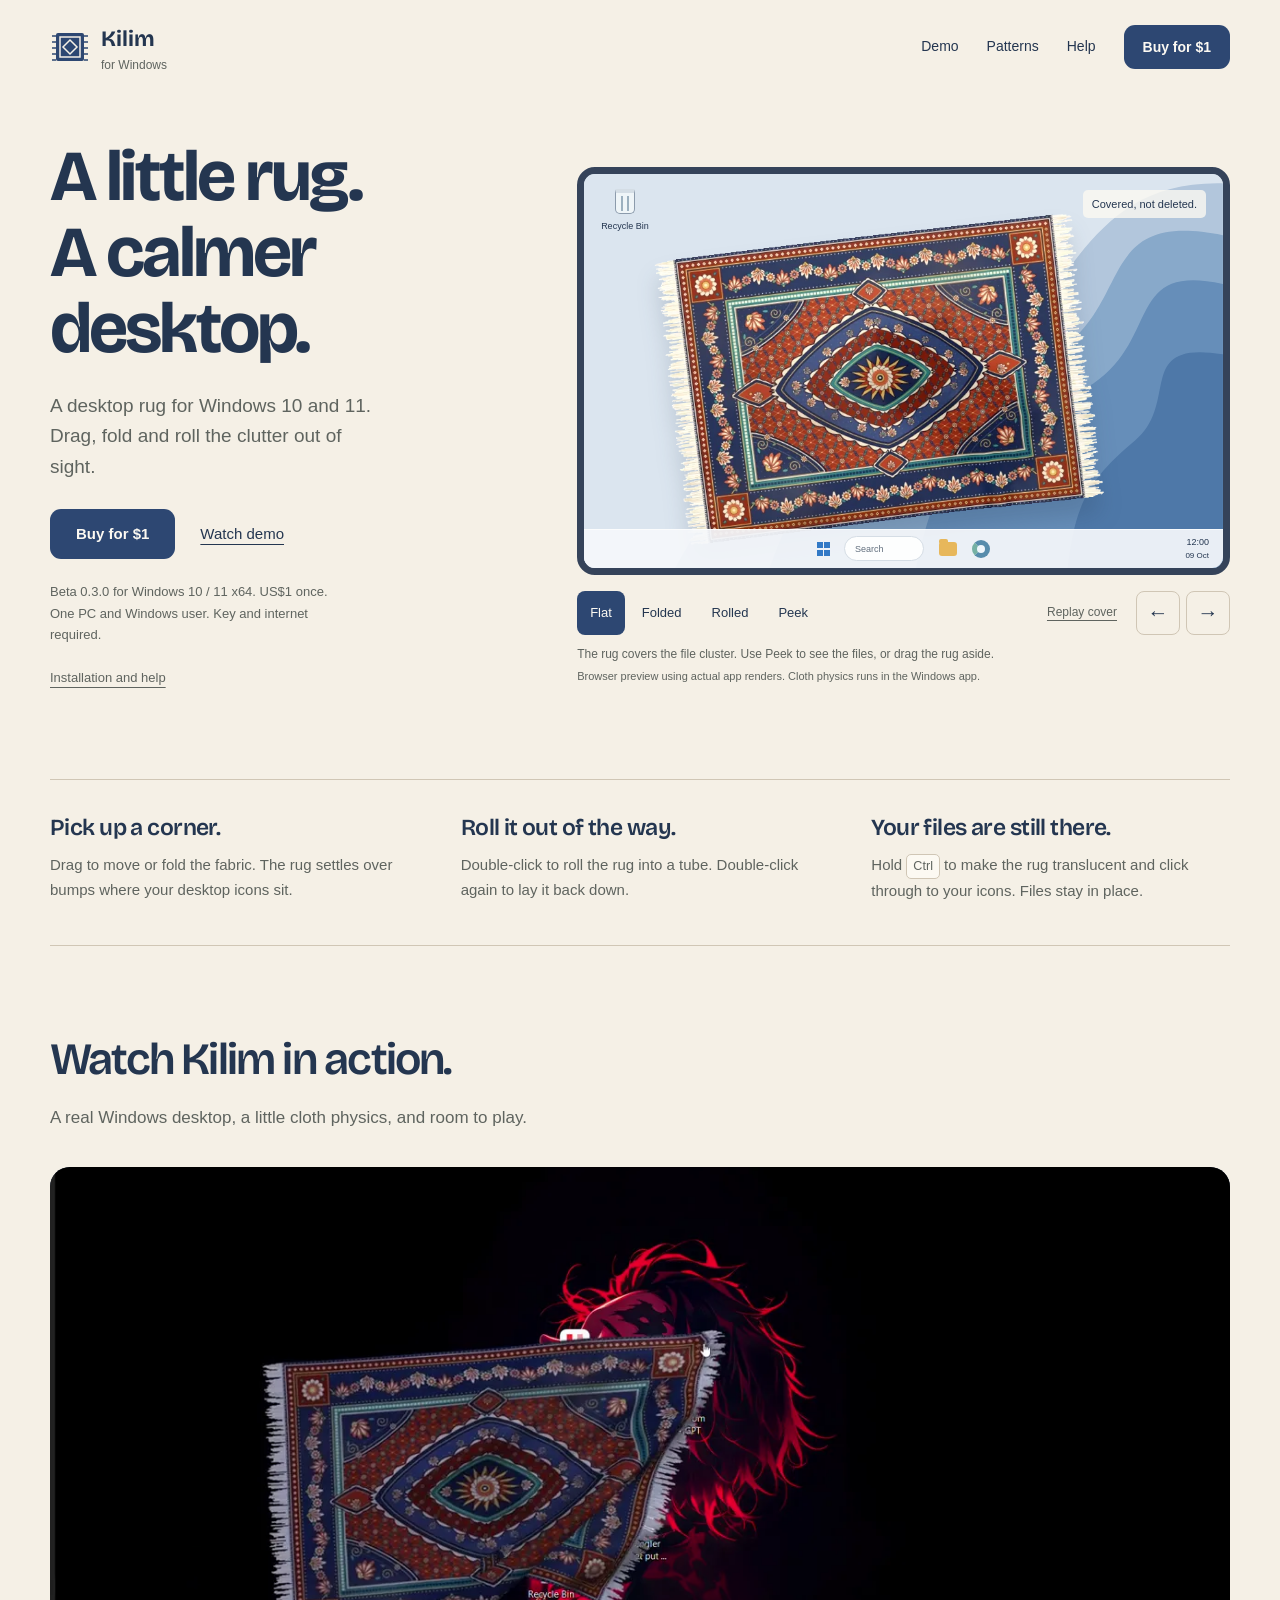
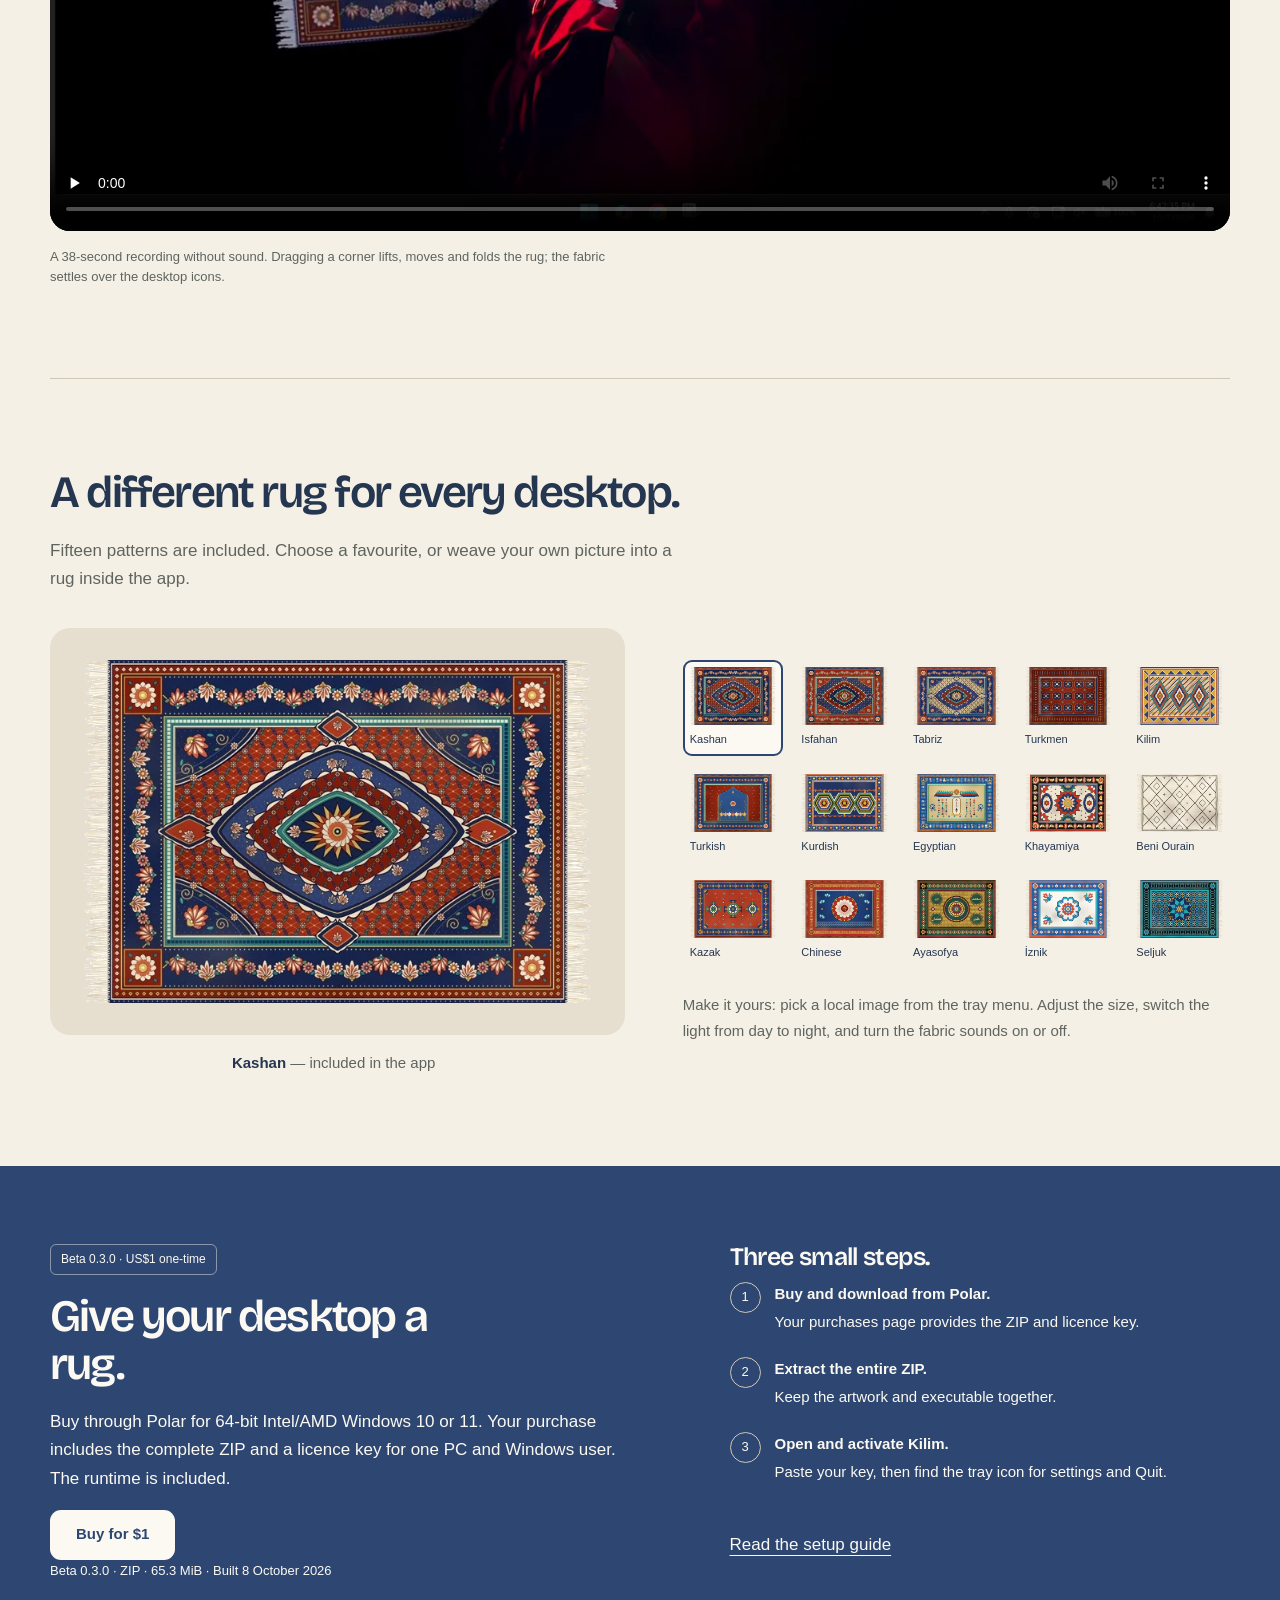
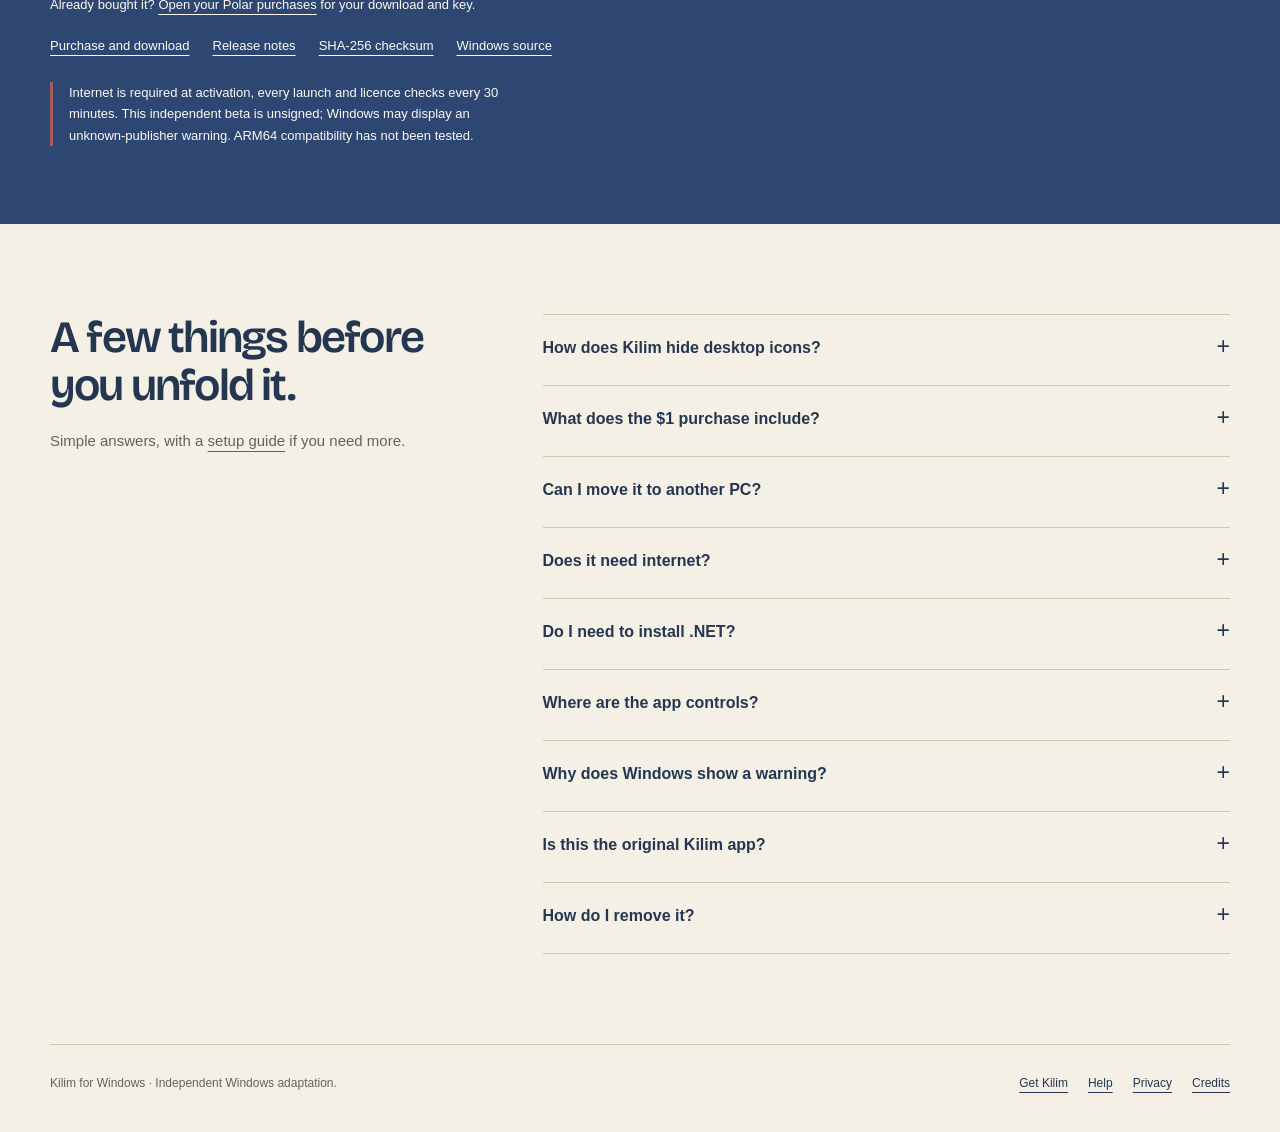
<file: index.html>
<!doctype html>
<html lang="en">
<head>
<!-- Google tag (gtag.js) -->
<script async src="https://www.googletagmanager.com/gtag/js?id=G-TPDNTJCHD7"></script>
<script>
  window.dataLayer = window.dataLayer || [];
  function gtag(){dataLayer.push(arguments);}
  gtag('js', new Date());

  gtag('config', 'G-TPDNTJCHD7');
</script>

  <meta charset="utf-8"><meta name="viewport" content="width=device-width,initial-scale=1">
  <title>Kilim for Windows | Interactive Desktop Rug App</title>
  <meta name="description" content="Cover desktop clutter with Kilim, an interactive rug for Windows 10 and 11. Drag, fold and roll it, choose 15 patterns, and buy for US$1 once.">

  <link rel="icon" href="assets/favicon.svg" type="image/svg+xml"><link rel="stylesheet" href="styles.css"><link rel="preload" href="assets/bricolage-grotesque-latin.woff2" as="font" type="font/woff2" crossorigin><link rel="preload" href="assets/rug-flat.webp" as="image"><script type="module" src="site.js"></script>

<link rel="canonical" href="https://kilimwindow.online/">
<meta name="robots" content="index,follow,max-image-preview:large">
<meta property="og:site_name" content="Kilim for Windows">
<meta property="og:type" content="website">
<meta property="og:title" content="Kilim for Windows | Interactive Desktop Rug App">
<meta property="og:description" content="Cover desktop clutter with Kilim, an interactive rug for Windows 10 and 11. Drag, fold and roll it, choose 15 patterns, and buy for US$1 once.">
<meta property="og:url" content="https://kilimwindow.online/">
<meta property="og:image" content="https://kilimwindow.online/assets/social-preview.png">
<meta property="og:image:type" content="image/png">
<meta property="og:image:width" content="1200">
<meta property="og:image:height" content="630">
<meta property="og:image:alt" content="Kilim for Windows desktop rug app, available for US$1 once">
<meta name="twitter:card" content="summary_large_image">
<meta name="twitter:title" content="Kilim for Windows | Interactive Desktop Rug App">
<meta name="twitter:description" content="Cover desktop clutter with Kilim, an interactive rug for Windows 10 and 11. Drag, fold and roll it, choose 15 patterns, and buy for US$1 once.">
<meta name="twitter:image" content="https://kilimwindow.online/assets/social-preview.png">
<meta name="twitter:image:alt" content="Kilim for Windows desktop rug app, available for US$1 once">
<script type="application/ld+json">
{
  "@graph": [
    {
      "inLanguage": "en",
      "name": "Kilim for Windows",
      "@type": "WebSite",
      "url": "https://kilimwindow.online/",
      "@id": "https://kilimwindow.online/#website"
    },
    {
      "softwareVersion": "0.3.0-beta",
      "offers": {
        "price": "1.00",
        "@type": "Offer",
        "priceCurrency": "USD",
        "url": "https://buy.polar.sh/polar_cl_F4BVskVz9PYQ9hahNEYksDCf6VDmMh7gyivu70FzZcy"
      },
      "description": "An interactive desktop rug for Windows 10 and 11. Cover desktop icons visually, drag and fold the cloth, roll it away, and choose fifteen patterns or a custom picture.",
      "@id": "https://kilimwindow.online/#app",
      "image": "https://kilimwindow.online/assets/social-preview.png",
      "applicationCategory": "UtilitiesApplication",
      "screenshot": "https://kilimwindow.online/assets/rug-flat.webp",
      "softwareRequirements": "64-bit Intel/AMD Windows PC, internet access and one-PC Polar licence activation.",
      "@type": "SoftwareApplication",
      "url": "https://kilimwindow.online/",
      "operatingSystem": "Windows 10, Windows 11",
      "name": "Kilim for Windows"
    },
    {
      "inLanguage": "en",
      "isPartOf": {
        "@id": "https://kilimwindow.online/#website"
      },
      "name": "Kilim for Windows | Interactive Desktop Rug App",
      "@type": "WebPage",
      "description": "Cover desktop clutter with Kilim, an interactive rug for Windows 10 and 11. Drag, fold and roll it, choose 15 patterns, and buy for US$1 once.",
      "mainEntity": {
        "@id": "https://kilimwindow.online/#app"
      },
      "url": "https://kilimwindow.online/",
      "@id": "https://kilimwindow.online/#webpage"
    }
  ],
  "@context": "https://schema.org"
}
</script>
</head>
<body>
<a class="skip" href="#main">Skip to content</a>
<header class="header wrap">
  <a class="brand" href="./" aria-label="Kilim for Windows home"><img src="assets/favicon.svg" width="40" height="40" alt=""><span>Kilim<small>for Windows</small></span></a>
  <nav class="nav" aria-label="Main navigation"><a href="#watch">Demo</a><a class="patterns-link" href="#patterns">Patterns</a><a href="help.html">Help</a><a class="button small" data-checkout href="https://buy.polar.sh/polar_cl_F4BVskVz9PYQ9hahNEYksDCf6VDmMh7gyivu70FzZcy">Buy for $1</a></nav>
</header>
<main id="main">
  <section class="hero wrap" aria-labelledby="hero-title">
    <div class="hero-copy">
      <h1 id="hero-title">A little rug.<br>A calmer desktop.</h1>
      <p>A desktop rug for Windows 10 and 11. Drag, fold and roll the clutter out of sight.</p>
      <div class="hero-actions"><a class="button" data-checkout href="https://buy.polar.sh/polar_cl_F4BVskVz9PYQ9hahNEYksDCf6VDmMh7gyivu70FzZcy">Buy for $1</a><a class="watch-link" href="#watch">Watch demo</a></div>
      <p class="hero-meta">Beta 0.3.0 for Windows 10 / 11 x64. US$1 once.<br>One PC and Windows user. Key and internet required.</p>
      <a class="setup-link" href="help.html">Installation and help</a>
    </div>
    <div class="hero-demo">
      <div class="desktop" aria-label="Windows desktop preview with nine clustered sample files beneath a movable rug">
        <svg class="desktop-wallpaper" viewBox="0 0 800 500" preserveAspectRatio="xMidYMid slice" aria-hidden="true"><rect width="800" height="500" fill="#dbe5ef"/><path d="M800 15C590 10 614 230 410 281S189 367 112 500H800Z" fill="#b2c6dc"/><path d="M800 80C611 42 714 211 521 254S282 361 231 500H800Z" fill="#88a9ca"/><path d="M800 141C663 111 735 234 600 285S440 382 415 500H800Z" fill="#668eb9"/><path d="M800 229C688 211 747 289 690 337S615 414 605 500H800Z" fill="#4e78a8"/></svg>
        <span class="desktop-system-icon" aria-hidden="true"><i class="bin-icon"></i>Recycle Bin</span>
        <p class="desktop-caption" data-desktop-caption aria-hidden="true">Covered, not deleted.</p>
        <div class="desktop-icons" aria-hidden="true">
          <span class="desktop-file"><i class="file-icon document" data-mark="TXT"></i><span>notes.txt</span></span>
          <span class="desktop-file"><i class="file-icon folder"></i><span>New folder</span></span>
          <span class="desktop-file"><i class="file-icon pdf" data-mark="PDF"></i><span>invoice.pdf</span></span>
          <span class="desktop-file"><i class="file-icon picture" data-mark="PNG"></i><span>design.png</span></span>
          <span class="desktop-file"><i class="file-icon document" data-mark="DOC"></i><span>report-final</span></span>
          <span class="desktop-file"><i class="file-icon sheet" data-mark="XLS"></i><span>budget.xlsx</span></span>
          <span class="desktop-file"><i class="file-icon folder"></i><span>To sort</span></span>
          <span class="desktop-file"><i class="file-icon pdf" data-mark="PDF"></i><span>draft-v2.pdf</span></span>
          <span class="desktop-file"><i class="file-icon picture" data-mark="JPG"></i><span>screenshot</span></span>
        </div>
        <img id="preview-rug" class="preview-rug" src="assets/rug-flat.webp" width="1100" height="760" alt="A Kashan carpet rendered by Kilim for Windows" tabindex="0" aria-describedby="demo-status" draggable="false">
        <div class="desktop-bar" aria-hidden="true"><span class="taskbar-apps"><span class="windows-mark"><i></i><i></i><i></i><i></i></span><span class="taskbar-search">Search</span><span class="taskbar-folder"></span><span class="taskbar-browser"></span></span><span class="taskbar-clock">12:00<br><span>09 Oct</span></span></div>
      </div>
      <div class="demo-controls"><div class="demo-states" role="group" aria-label="Preview rug states"><button data-state="flat" aria-pressed="true">Flat</button><button data-state="fold" aria-pressed="false">Folded</button><button data-state="roll" aria-pressed="false">Rolled</button><button data-state="peek" aria-pressed="false">Peek</button></div><div class="preview-actions"><button class="replay-cover" type="button" data-replay aria-label="Replay covering the files">Replay cover</button><div class="move-controls" role="group" aria-label="Move the preview"><button data-move="-25" aria-label="Move rug left">←</button><button data-move="25" aria-label="Move rug right">→</button></div></div></div>
      <p class="demo-note" id="demo-status" aria-live="polite">The rug covers the file cluster. Use Peek to see the files, or drag the rug aside.</p>
      <p class="demo-note preview-note">Browser preview using actual app renders. Cloth physics runs in the Windows app.</p>
      <noscript><p class="no-js">The preview controls need JavaScript. Checkout links and setup work without it.</p></noscript>
    </div>
  </section>
  <section class="interaction-strip wrap" aria-label="What you can do"><div><h3>Pick up a corner.</h3><p>Drag to move or fold the fabric. The rug settles over bumps where your desktop icons sit.</p></div><div><h3>Roll it out of the way.</h3><p>Double-click to roll the rug into a tube. Double-click again to lay it back down.</p></div><div><h3>Your files are still there.</h3><p>Hold <kbd>Ctrl</kbd> to make the rug translucent and click through to your icons. Files stay in place.</p></div></section>
  <section class="section wrap" id="watch" aria-labelledby="watch-title">
    <div class="section-intro"><h2 id="watch-title">Watch Kilim in action.</h2><p>A real Windows desktop, a little cloth physics, and room to play.</p></div>
    <figure class="demo-film">
      <video id="desktop-video" controls playsinline preload="none" width="1280" height="720" poster="assets/kilim-demo-poster.webp" aria-label="Kilim for Windows desktop demonstration" aria-describedby="video-description">
        <source src="assets/kilim-demo.mp4" type="video/mp4">
        <p><a href="assets/kilim-demo.mp4">Watch the Kilim desktop video</a>.</p>
      </video>
      <figcaption id="video-description">A 38-second recording without sound. Dragging a corner lifts, moves and folds the rug; the fabric settles over the desktop icons.</figcaption>
    </figure>
  </section>
  <section class="section wrap" id="patterns" aria-labelledby="patterns-title">
    <div class="section-intro"><h2 id="patterns-title">A different rug for every desktop.</h2><p>Fifteen patterns are included. Choose a favourite, or weave your own picture into a rug inside the app.</p></div>
    <div class="patterns"><div><div class="pattern-preview"><img id="selected-pattern" src="assets/theme-kashan.webp" width="640" height="430" alt="Kashan rug pattern included in Kilim for Windows" loading="lazy"></div><p class="pattern-name"><strong id="pattern-title">Kashan</strong> <span>— included in the app</span></p></div>
    <div><div class="swatches" role="group" aria-label="Choose a rug pattern">
      <button class="swatch" data-theme="kashan" data-label="Kashan" aria-pressed="true"><img src="assets/theme-kashan.webp" width="640" height="430" alt="" loading="lazy"><span>Kashan</span></button>
      <button class="swatch" data-theme="isfahan" data-label="Isfahan" aria-pressed="false"><img src="assets/theme-isfahan.webp" width="640" height="430" alt="" loading="lazy"><span>Isfahan</span></button>
      <button class="swatch" data-theme="tebriz" data-label="Tabriz" aria-pressed="false"><img src="assets/theme-tebriz.webp" width="640" height="430" alt="" loading="lazy"><span>Tabriz</span></button>
      <button class="swatch" data-theme="turkmen" data-label="Turkmen" aria-pressed="false"><img src="assets/theme-turkmen.webp" width="640" height="430" alt="" loading="lazy"><span>Turkmen</span></button>
      <button class="swatch" data-theme="kilim" data-label="Kilim" aria-pressed="false"><img src="assets/theme-kilim.webp" width="640" height="430" alt="" loading="lazy"><span>Kilim</span></button>
      <button class="swatch" data-theme="turk" data-label="Turkish" aria-pressed="false"><img src="assets/theme-turk.webp" width="640" height="430" alt="" loading="lazy"><span>Turkish</span></button>
      <button class="swatch" data-theme="kurd" data-label="Kurdish" aria-pressed="false"><img src="assets/theme-kurd.webp" width="640" height="430" alt="" loading="lazy"><span>Kurdish</span></button>
      <button class="swatch" data-theme="egypt" data-label="Egyptian" aria-pressed="false"><img src="assets/theme-egypt.webp" width="640" height="430" alt="" loading="lazy"><span>Egyptian</span></button>
      <button class="swatch" data-theme="khayamiya" data-label="Khayamiya" aria-pressed="false"><img src="assets/theme-khayamiya.webp" width="640" height="430" alt="" loading="lazy"><span>Khayamiya</span></button>
      <button class="swatch" data-theme="berber" data-label="Beni Ourain" aria-pressed="false"><img src="assets/theme-berber.webp" width="640" height="430" alt="" loading="lazy"><span>Beni Ourain</span></button>
      <button class="swatch" data-theme="kazak" data-label="Kazak" aria-pressed="false"><img src="assets/theme-kazak.webp" width="640" height="430" alt="" loading="lazy"><span>Kazak</span></button>
      <button class="swatch" data-theme="china" data-label="Chinese" aria-pressed="false"><img src="assets/theme-china.webp" width="640" height="430" alt="" loading="lazy"><span>Chinese</span></button>
      <button class="swatch" data-theme="ayasofya" data-label="Ayasofya" aria-pressed="false"><img src="assets/theme-ayasofya.webp" width="640" height="430" alt="" loading="lazy"><span>Ayasofya</span></button>
      <button class="swatch" data-theme="iznik" data-label="İznik" aria-pressed="false"><img src="assets/theme-iznik.webp" width="640" height="430" alt="" loading="lazy"><span>İznik</span></button>
      <button class="swatch" data-theme="selcuklu" data-label="Seljuk" aria-pressed="false"><img src="assets/theme-selcuklu.webp" width="640" height="430" alt="" loading="lazy"><span>Seljuk</span></button>
    </div><p class="custom-note">Make it yours: pick a local image from the tray menu. Adjust the size, switch the light from day to night, and turn the fabric sounds on or off.</p></div></div>
  </section>
  <section class="download-section" id="download" aria-labelledby="download-title"><div class="download-grid wrap">
    <div><span class="release-tag">Beta 0.3.0 · US$1 one-time</span><h2 id="download-title">Give your desktop a rug.</h2><p>Buy through Polar for 64-bit Intel/AMD Windows 10 or 11. Your purchase includes the complete ZIP and a licence key for one PC and Windows user. The runtime is included.</p><a class="button" data-checkout href="https://buy.polar.sh/polar_cl_F4BVskVz9PYQ9hahNEYksDCf6VDmMh7gyivu70FzZcy">Buy for $1</a><p class="download-info">Beta 0.3.0 · ZIP · 65.3 MiB · Built 8 October 2026</p><p class="download-info">Already bought it? <a href="https://polar.sh/suko-pro/portal">Open your Polar purchases</a> for your download and key.</p><div class="download-links"><a href="download.html">Purchase and download</a><a href="releases.html">Release notes</a><a href="downloads/Kilim-Windows-0.3.0-beta-win-x64.zip.sha256" download>SHA-256 checksum</a><a href="credits.html">Windows source</a></div><p class="beta-note">Internet is required at activation, every launch and licence checks every 30 minutes. This independent beta is unsigned; Windows may display an unknown-publisher warning. ARM64 compatibility has not been tested.</p></div>
    <div><h3>Three small steps.</h3><ol class="setup-steps"><li><strong>Buy and download from Polar.</strong><span>Your purchases page provides the ZIP and licence key.</span></li><li><strong>Extract the entire ZIP.</strong><span>Keep the artwork and executable together.</span></li><li><strong>Open and activate Kilim.</strong><span>Paste your key, then find the tray icon for settings and Quit.</span></li></ol><a href="help.html">Read the setup guide</a></div>
  </div></section>
  <section class="section wrap faq-layout" aria-labelledby="faq-title"><div><h2 id="faq-title">A few things before you unfold it.</h2><p>Simple answers, with a <a href="help.html">setup guide</a> if you need more.</p></div><div class="faq">
    <details><summary>How does Kilim hide desktop icons?</summary><p>Kilim places a movable rug over your Windows desktop icons. It covers them visually without moving, sorting or deleting your files. Hold Control to peek through the rug and reach an icon, or roll the rug away.</p></details>
    <details><summary>What does the $1 purchase include?</summary><p>A one-time US$1 purchase through Polar provides the Windows ZIP and a licence key with one activation. The key has no expiry. The runtime, fifteen rug patterns and custom-picture option are included. Any applicable tax is shown at checkout.</p></details>
    <details><summary>Can I move it to another PC?</summary><p>Yes. Choose Deactivate this PC in the tray, or manage devices in <a href="https://polar.sh/suko-pro/portal">your Polar purchases</a>, before activating another PC. Each key has one slot, bound to a PC and Windows user.</p></details>
    <details><summary>Does it need internet?</summary><p>Yes, for activation, every launch and licence checks every 30 minutes. If a check cannot confirm the licence, the rug closes. Reconnect and reopen Kilim to retry. Custom pictures and desktop files stay on your PC.</p></details>
    <details><summary>Do I need to install .NET?</summary><p>No. This download includes the runtime. Extract the whole ZIP and run Kilim.Windows.exe. You do not need administrator access.</p></details>
    <details><summary>Where are the app controls?</summary><p>In the system tray near the clock. The icon may be inside the hidden-icons arrow. Right-click it to change the rug or quit the app.</p></details>
    <details><summary>Why does Windows show a warning?</summary><p>The beta executable has not been code-signed. Windows may identify the publisher as unknown. Check the release information and SHA-256 before deciding whether to run a download.</p></details>
    <details><summary>Is this the original Kilim app?</summary><p>This is an unofficial Windows adaptation. <a href="https://github.com/yusufyilmazfr/kilim" target="_blank" rel="noopener noreferrer">Yusuf Yılmaz's original Kilim</a> is a macOS app; its cloth simulation and rug artwork are reused under the MIT licence.</p></details>
    <details><summary>How do I remove it?</summary><p>Deactivate this PC to release the licence slot, turn off launch at sign-in if enabled, quit and delete the extracted folder. The setup guide explains how to remove saved preferences too.</p></details>
  </div></section>
</main>
<footer class="footer wrap"><p>Kilim for Windows · Independent Windows adaptation.</p><nav aria-label="Footer"><a href="download.html">Get Kilim</a><a href="help.html">Help</a><a href="privacy.html">Privacy</a><a href="credits.html">Credits</a></nav></footer>
</body></html>
</file>
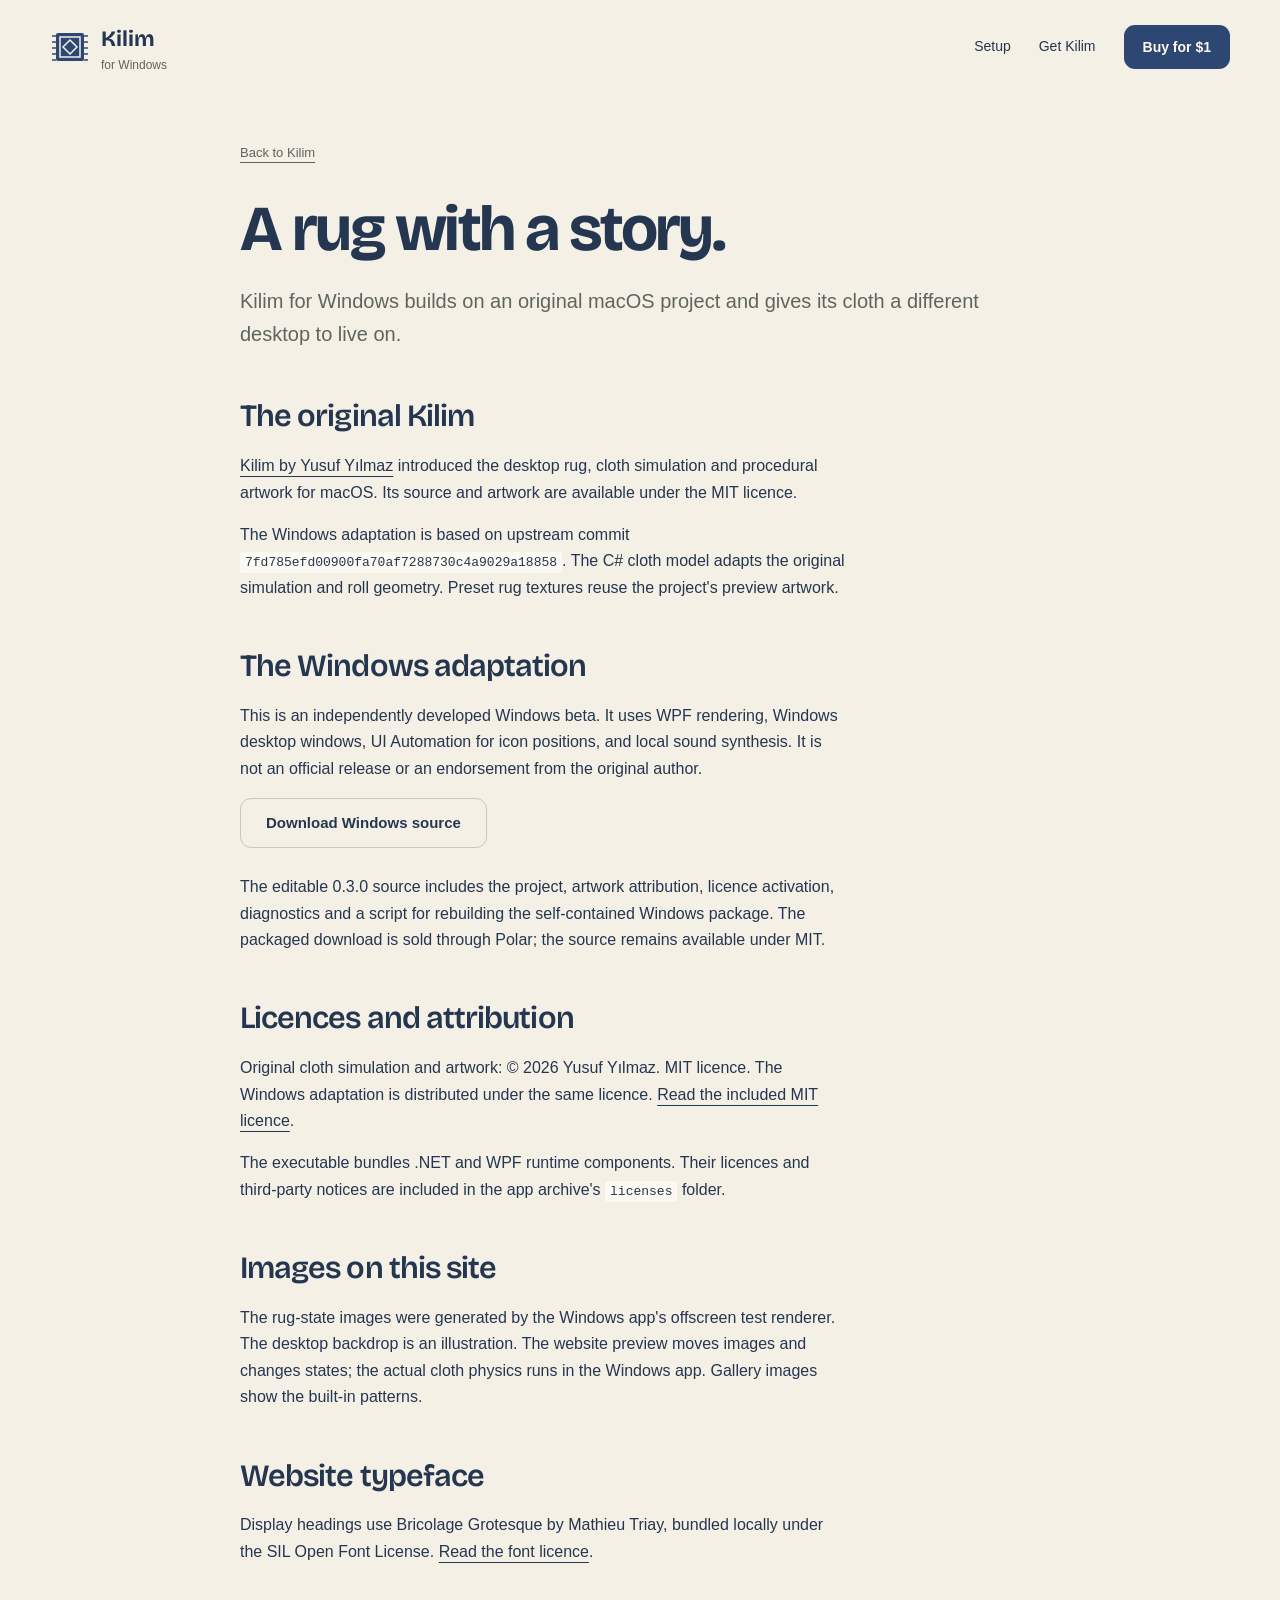
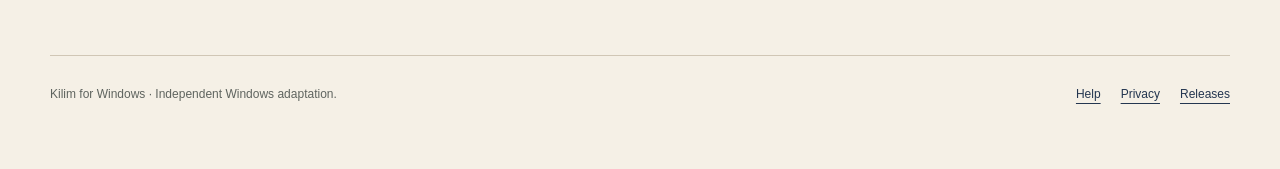
<file: credits.html>
<!doctype html><html lang="en"><head>
<!-- Google tag (gtag.js) -->
<script async src="https://www.googletagmanager.com/gtag/js?id=G-TPDNTJCHD7"></script>
<script>
  window.dataLayer = window.dataLayer || [];
  function gtag(){dataLayer.push(arguments);}
  gtag('js', new Date());

  gtag('config', 'G-TPDNTJCHD7');
</script>
<meta charset="utf-8"><meta name="viewport" content="width=device-width,initial-scale=1"><title>Kilim for Windows Credits, Source &amp; MIT Licence</title><meta name="description" content="Explore the origins of Kilim for Windows, its original macOS project, MIT-licensed cloth simulation and artwork, editable source and font licences."><link rel="icon" href="assets/favicon.svg" type="image/svg+xml"><link rel="stylesheet" href="styles.css">
<link rel="canonical" href="https://kilimwindow.online/credits.html">
<meta name="robots" content="index,follow,max-image-preview:large">
<meta property="og:site_name" content="Kilim for Windows">
<meta property="og:type" content="website">
<meta property="og:title" content="Kilim for Windows Credits, Source &amp; MIT Licence">
<meta property="og:description" content="Explore the origins of Kilim for Windows, its original macOS project, MIT-licensed cloth simulation and artwork, editable source and font licences.">
<meta property="og:url" content="https://kilimwindow.online/credits.html">
<meta property="og:image" content="https://kilimwindow.online/assets/social-preview.png">
<meta property="og:image:type" content="image/png">
<meta property="og:image:width" content="1200">
<meta property="og:image:height" content="630">
<meta property="og:image:alt" content="Kilim for Windows desktop rug app, available for US$1 once">
<meta name="twitter:card" content="summary_large_image">
<meta name="twitter:title" content="Kilim for Windows Credits, Source &amp; MIT Licence">
<meta name="twitter:description" content="Explore the origins of Kilim for Windows, its original macOS project, MIT-licensed cloth simulation and artwork, editable source and font licences.">
<meta name="twitter:image" content="https://kilimwindow.online/assets/social-preview.png">
<meta name="twitter:image:alt" content="Kilim for Windows desktop rug app, available for US$1 once">
<script type="application/ld+json">
{
  "@graph": [
    {
      "@type": "BreadcrumbList",
      "itemListElement": [
        {
          "name": "Kilim for Windows",
          "@type": "ListItem",
          "item": "https://kilimwindow.online/",
          "position": 1
        },
        {
          "name": "Credits, Source & MIT Licence",
          "@type": "ListItem",
          "item": "https://kilimwindow.online/credits.html",
          "position": 2
        }
      ],
      "@id": "https://kilimwindow.online/credits.html#breadcrumb"
    },
    {
      "inLanguage": "en",
      "isPartOf": {
        "@id": "https://kilimwindow.online/#website"
      },
      "name": "Kilim for Windows Credits, Source & MIT Licence",
      "@type": "WebPage",
      "description": "Explore the origins of Kilim for Windows, its original macOS project, MIT-licensed cloth simulation and artwork, editable source and font licences.",
      "url": "https://kilimwindow.online/credits.html",
      "@id": "https://kilimwindow.online/credits.html#webpage",
      "breadcrumb": {
        "@id": "https://kilimwindow.online/credits.html#breadcrumb"
      }
    }
  ],
  "@context": "https://schema.org"
}
</script>
</head><body>
<a class="skip" href="#main">Skip to content</a><header class="header wrap"><a class="brand" href="./"><img src="assets/favicon.svg" width="37" height="37" alt=""><span>Kilim<small>for Windows</small></span></a><nav class="nav" aria-label="Main navigation"><a href="help.html">Setup</a><a href="download.html">Get Kilim</a><a class="button small" data-checkout href="https://buy.polar.sh/polar_cl_F4BVskVz9PYQ9hahNEYksDCf6VDmMh7gyivu70FzZcy">Buy for $1</a></nav></header>
<main id="main" class="page wrap prose"><div class="document-nav"><a href="./">Back to Kilim</a></div><h1>A rug with a story.</h1><p class="lead">Kilim for Windows builds on an original macOS project and gives its cloth a different desktop to live on.</p>
<h2>The original Kilim</h2><p><a href="https://github.com/yusufyilmazfr/kilim" target="_blank" rel="noopener noreferrer">Kilim by Yusuf Yılmaz</a> introduced the desktop rug, cloth simulation and procedural artwork for macOS. Its source and artwork are available under the MIT licence.</p><p>The Windows adaptation is based on upstream commit <code>7fd785efd00900fa70af7288730c4a9029a18858</code>. The C# cloth model adapts the original simulation and roll geometry. Preset rug textures reuse the project's preview artwork.</p>
<h2>The Windows adaptation</h2><p>This is an independently developed Windows beta. It uses WPF rendering, Windows desktop windows, UI Automation for icon positions, and local sound synthesis. It is not an official release or an endorsement from the original author.</p><p><a class="button secondary" href="downloads/Kilim-Windows-source.zip" download>Download Windows source</a></p><p>The editable 0.3.0 source includes the project, artwork attribution, licence activation, diagnostics and a script for rebuilding the self-contained Windows package. The packaged download is sold through Polar; the source remains available under MIT.</p>
<h2>Licences and attribution</h2><p>Original cloth simulation and artwork: © 2026 Yusuf Yılmaz. MIT licence. The Windows adaptation is distributed under the same licence. <a href="LICENSE">Read the included MIT licence</a>.</p><p>The executable bundles .NET and WPF runtime components. Their licences and third-party notices are included in the app archive's <code>licenses</code> folder.</p>
<h2>Images on this site</h2><p>The rug-state images were generated by the Windows app's offscreen test renderer. The desktop backdrop is an illustration. The website preview moves images and changes states; the actual cloth physics runs in the Windows app. Gallery images show the built-in patterns.</p>
<h2>Website typeface</h2><p>Display headings use Bricolage Grotesque by Mathieu Triay, bundled locally under the SIL Open Font License. <a href="assets/bricolage-grotesque-OFL.txt">Read the font licence</a>.</p>
</main><footer class="footer wrap"><p>Kilim for Windows · Independent Windows adaptation.</p><nav aria-label="Footer"><a href="help.html">Help</a><a href="privacy.html">Privacy</a><a href="releases.html">Releases</a></nav></footer></body></html>
</file>
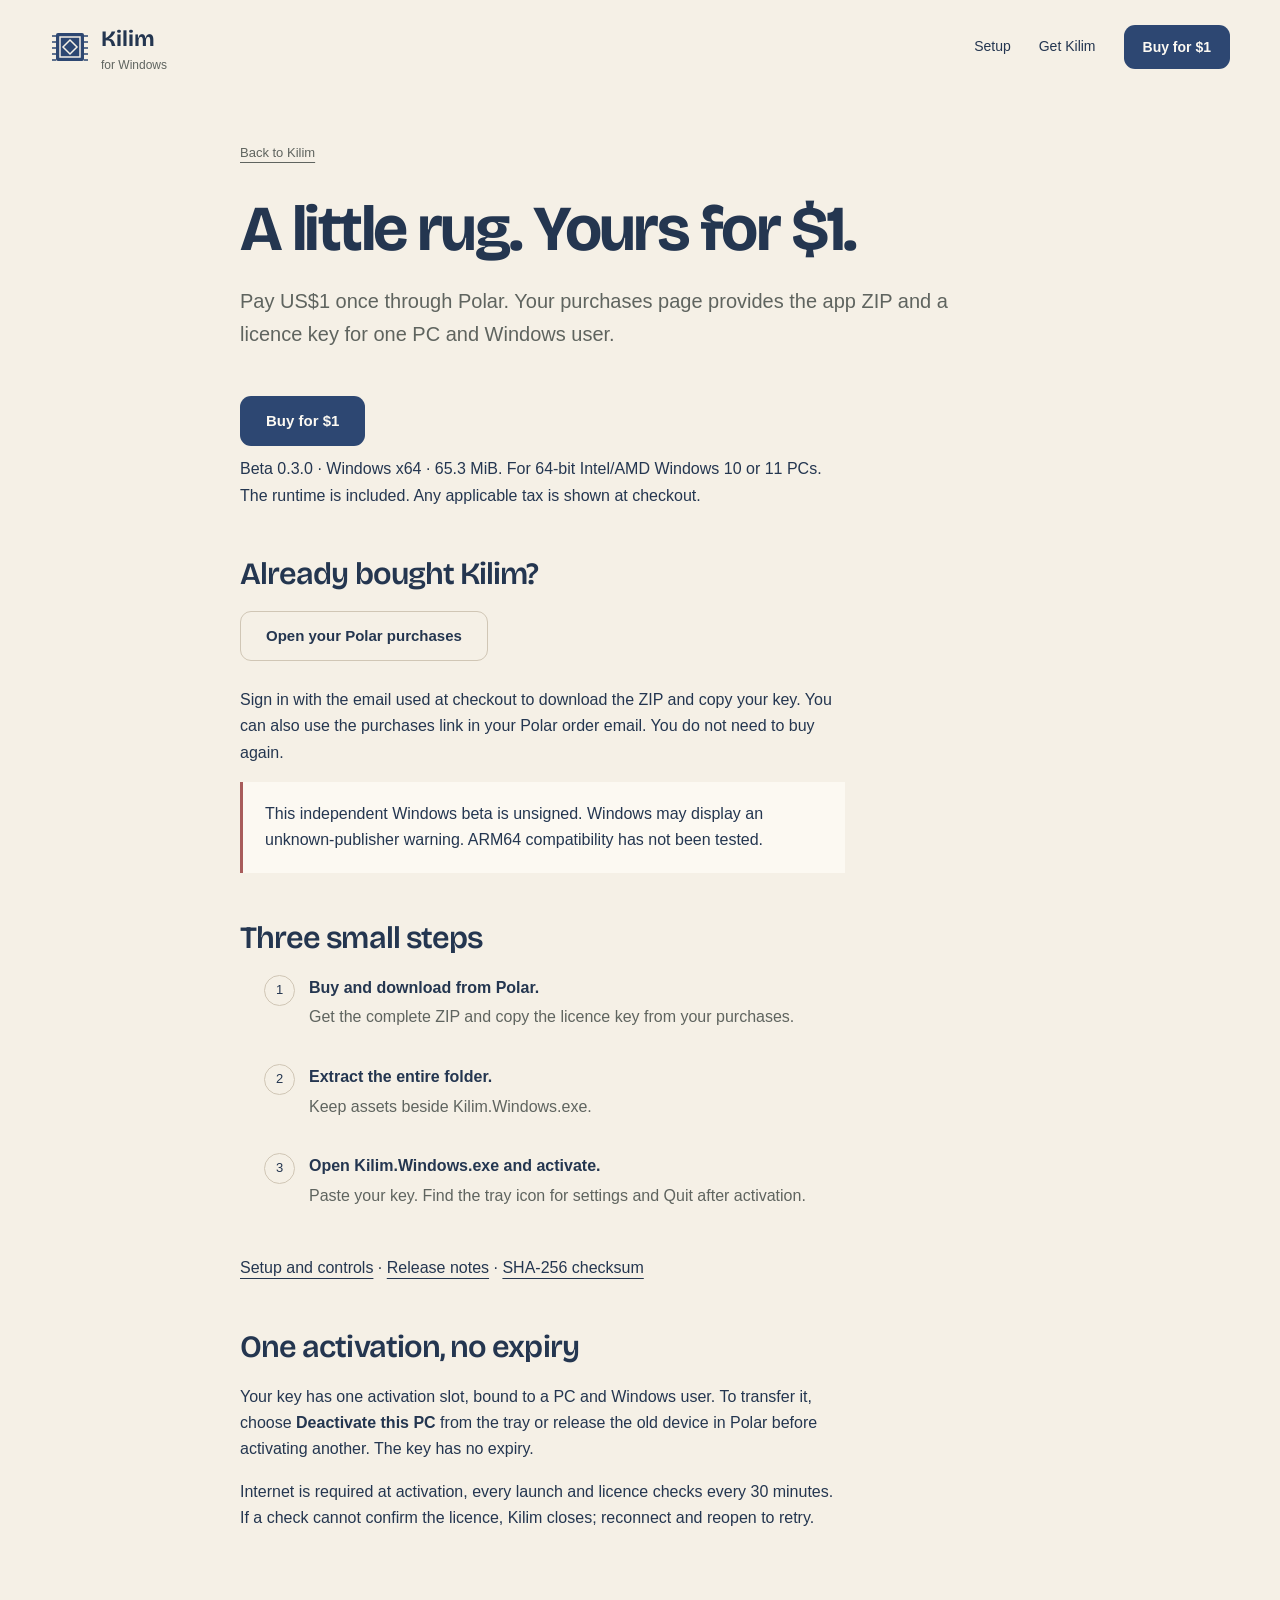
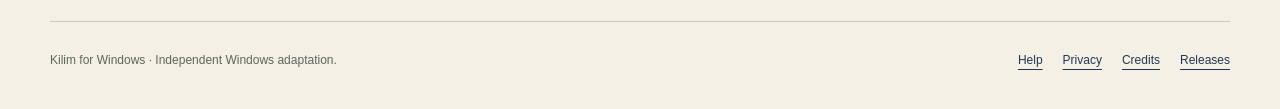
<file: download.html>
<!doctype html><html lang="en"><head>
<!-- Google tag (gtag.js) -->
<script async src="https://www.googletagmanager.com/gtag/js?id=G-TPDNTJCHD7"></script>
<script>
  window.dataLayer = window.dataLayer || [];
  function gtag(){dataLayer.push(arguments);}
  gtag('js', new Date());

  gtag('config', 'G-TPDNTJCHD7');
</script>

<meta charset="utf-8"><meta name="viewport" content="width=device-width,initial-scale=1"><title>Download Kilim for Windows | $1 Desktop Rug App</title><meta name="description" content="Buy Kilim for Windows for US$1 once. Get the portable desktop rug ZIP and a Polar licence key for one Windows 10 or 11 PC. Runtime included."><link rel="icon" href="assets/favicon.svg" type="image/svg+xml"><link rel="stylesheet" href="styles.css"><script type="module" src="site.js"></script>

<link rel="canonical" href="https://kilimwindow.online/download.html">
<meta name="robots" content="index,follow,max-image-preview:large">
<meta property="og:site_name" content="Kilim for Windows">
<meta property="og:type" content="website">
<meta property="og:title" content="Download Kilim for Windows | $1 Desktop Rug App">
<meta property="og:description" content="Buy Kilim for Windows for US$1 once. Get the portable desktop rug ZIP and a Polar licence key for one Windows 10 or 11 PC. Runtime included.">
<meta property="og:url" content="https://kilimwindow.online/download.html">
<meta property="og:image" content="https://kilimwindow.online/assets/social-preview.png">
<meta property="og:image:type" content="image/png">
<meta property="og:image:width" content="1200">
<meta property="og:image:height" content="630">
<meta property="og:image:alt" content="Kilim for Windows desktop rug app, available for US$1 once">
<meta name="twitter:card" content="summary_large_image">
<meta name="twitter:title" content="Download Kilim for Windows | $1 Desktop Rug App">
<meta name="twitter:description" content="Buy Kilim for Windows for US$1 once. Get the portable desktop rug ZIP and a Polar licence key for one Windows 10 or 11 PC. Runtime included.">
<meta name="twitter:image" content="https://kilimwindow.online/assets/social-preview.png">
<meta name="twitter:image:alt" content="Kilim for Windows desktop rug app, available for US$1 once">
<script type="application/ld+json">
{
  "@graph": [
    {
      "@type": "BreadcrumbList",
      "itemListElement": [
        {
          "name": "Kilim for Windows",
          "@type": "ListItem",
          "item": "https://kilimwindow.online/",
          "position": 1
        },
        {
          "name": "Download Kilim for Windows | $1 Desktop Rug App",
          "@type": "ListItem",
          "item": "https://kilimwindow.online/download.html",
          "position": 2
        }
      ],
      "@id": "https://kilimwindow.online/download.html#breadcrumb"
    },
    {
      "inLanguage": "en",
      "isPartOf": {
        "@id": "https://kilimwindow.online/#website"
      },
      "name": "Download Kilim for Windows | $1 Desktop Rug App",
      "@type": "WebPage",
      "description": "Buy Kilim for Windows for US$1 once. Get the portable desktop rug ZIP and a Polar licence key for one Windows 10 or 11 PC. Runtime included.",
      "url": "https://kilimwindow.online/download.html",
      "@id": "https://kilimwindow.online/download.html#webpage",
      "breadcrumb": {
        "@id": "https://kilimwindow.online/download.html#breadcrumb"
      }
    }
  ],
  "@context": "https://schema.org"
}
</script>
</head><body>
<a class="skip" href="#main">Skip to content</a><header class="header wrap"><a class="brand" href="./"><img src="assets/favicon.svg" width="37" height="37" alt=""><span>Kilim<small>for Windows</small></span></a><nav class="nav" aria-label="Main navigation"><a href="help.html">Setup</a><a href="download.html" aria-current="page">Get Kilim</a><a class="button small" data-checkout href="https://buy.polar.sh/polar_cl_F4BVskVz9PYQ9hahNEYksDCf6VDmMh7gyivu70FzZcy">Buy for $1</a></nav></header>
<main id="main" class="page wrap prose"><div class="document-nav"><a href="./">Back to Kilim</a></div>
<h1>A little rug. Yours for $1.</h1><p class="lead">Pay US$1 once through Polar. Your purchases page provides the app ZIP and a licence key for one PC and Windows user.</p>
<a class="button" data-checkout href="https://buy.polar.sh/polar_cl_F4BVskVz9PYQ9hahNEYksDCf6VDmMh7gyivu70FzZcy">Buy for $1</a>
<p>Beta 0.3.0 · Windows x64 · 65.3 MiB. For 64-bit Intel/AMD Windows 10 or 11 PCs. The runtime is included. Any applicable tax is shown at checkout.</p>
<h2>Already bought Kilim?</h2><p><a class="button secondary" href="https://polar.sh/suko-pro/portal">Open your Polar purchases</a></p><p>Sign in with the email used at checkout to download the ZIP and copy your key. You can also use the purchases link in your Polar order email. You do not need to buy again.</p>
<p class="notice">This independent Windows beta is unsigned. Windows may display an unknown-publisher warning. ARM64 compatibility has not been tested.</p>
<h2>Three small steps</h2><ol class="setup-steps"><li><strong>Buy and download from Polar.</strong><span>Get the complete ZIP and copy the licence key from your purchases.</span></li><li><strong>Extract the entire folder.</strong><span>Keep assets beside Kilim.Windows.exe.</span></li><li><strong>Open Kilim.Windows.exe and activate.</strong><span>Paste your key. Find the tray icon for settings and Quit after activation.</span></li></ol>
<p><a href="help.html">Setup and controls</a> · <a href="releases.html">Release notes</a> · <a href="downloads/Kilim-Windows-0.3.0-beta-win-x64.zip.sha256" download>SHA-256 checksum</a></p>
<h2>One activation, no expiry</h2><p>Your key has one activation slot, bound to a PC and Windows user. To transfer it, choose <strong>Deactivate this PC</strong> from the tray or release the old device in Polar before activating another. The key has no expiry.</p>
<p>Internet is required at activation, every launch and licence checks every 30 minutes. If a check cannot confirm the licence, Kilim closes; reconnect and reopen to retry.</p>
</main><footer class="footer wrap"><p>Kilim for Windows · Independent Windows adaptation.</p><nav aria-label="Footer"><a href="help.html">Help</a><a href="privacy.html">Privacy</a><a href="credits.html">Credits</a><a href="releases.html">Releases</a></nav></footer></body></html>
</file>
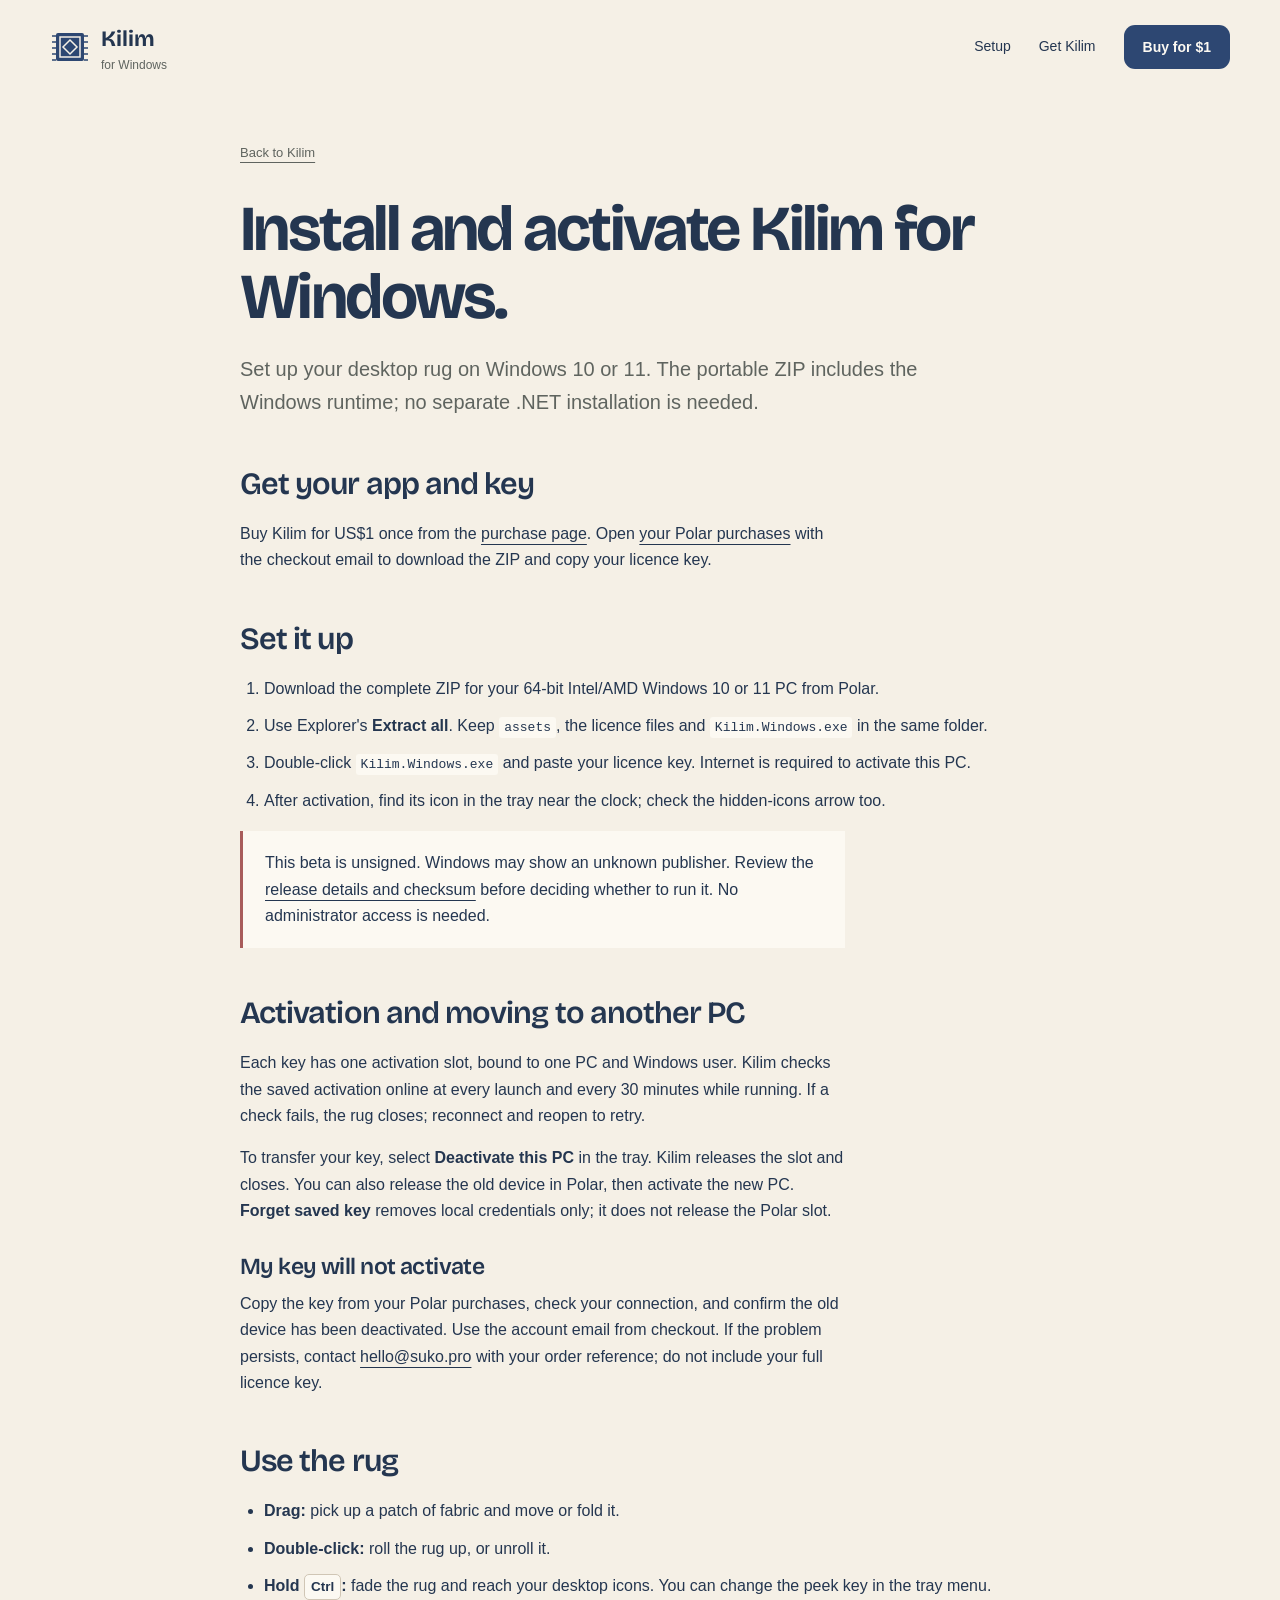
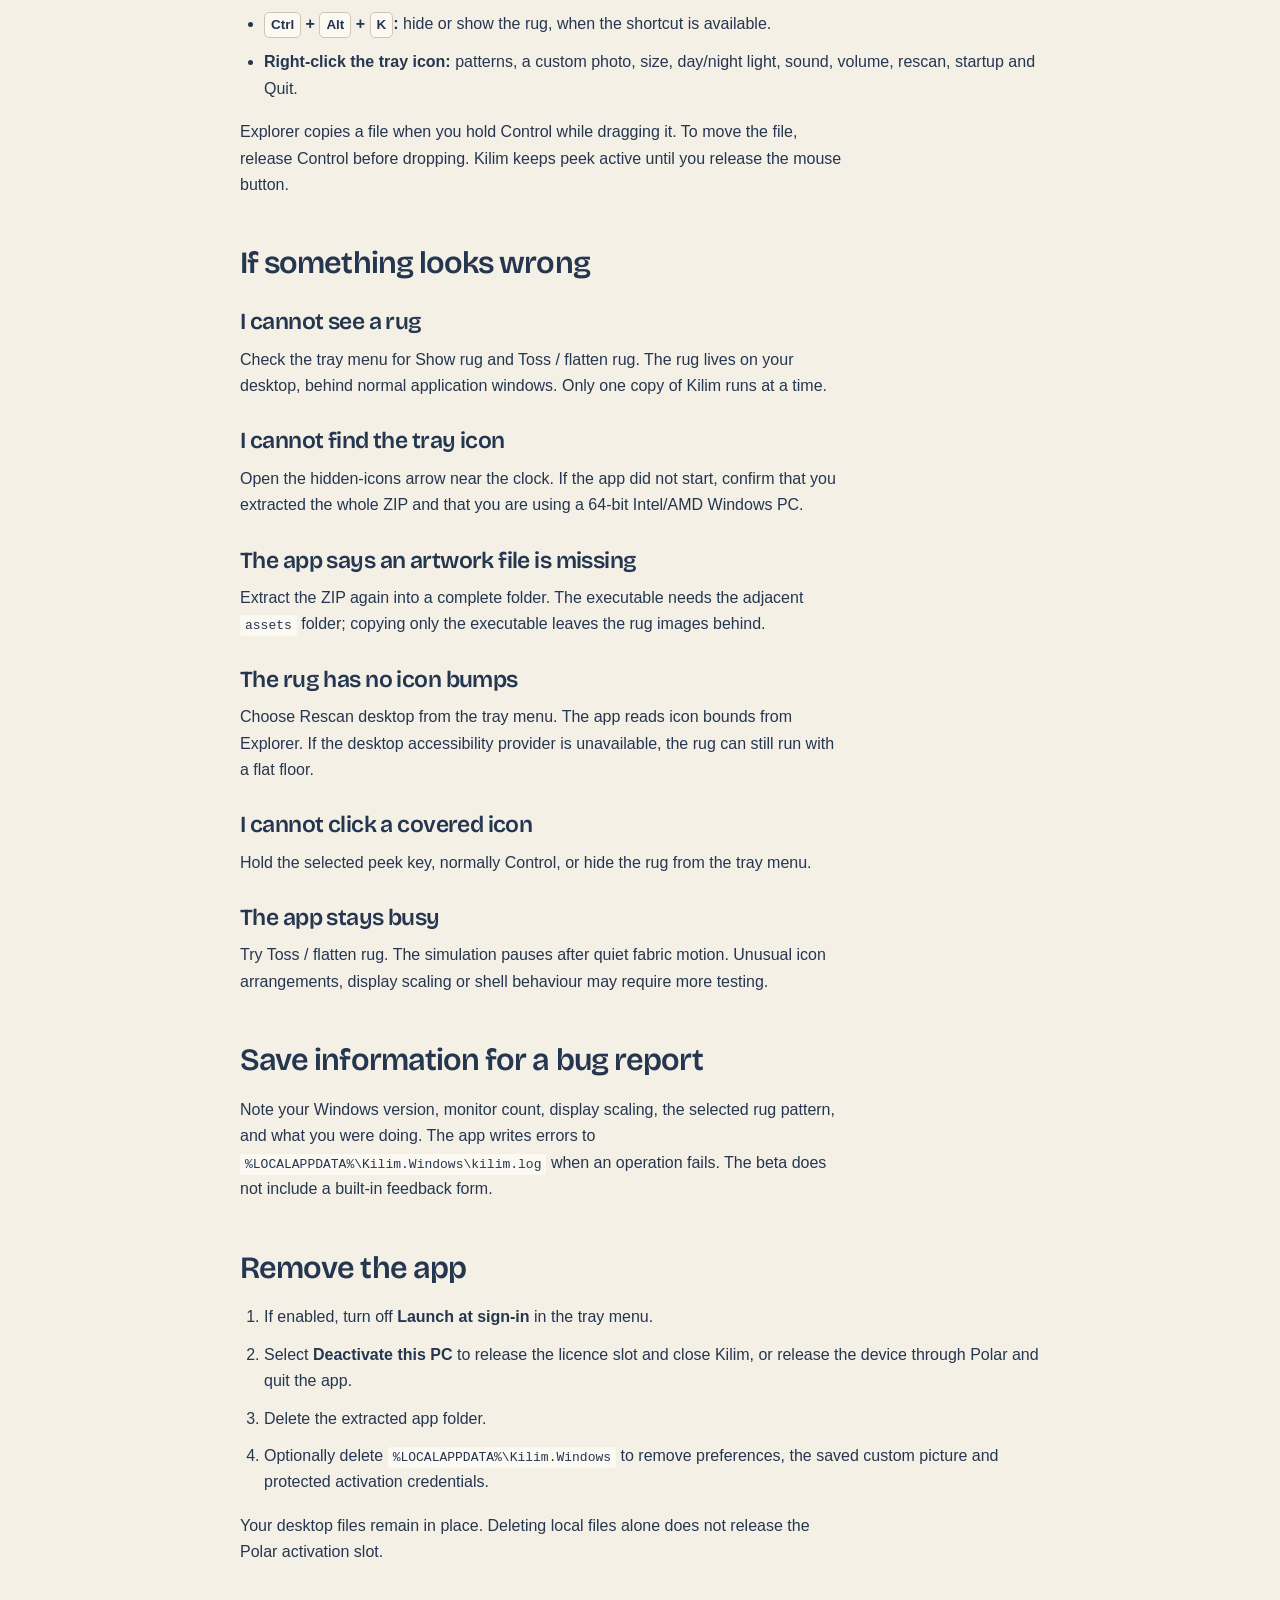
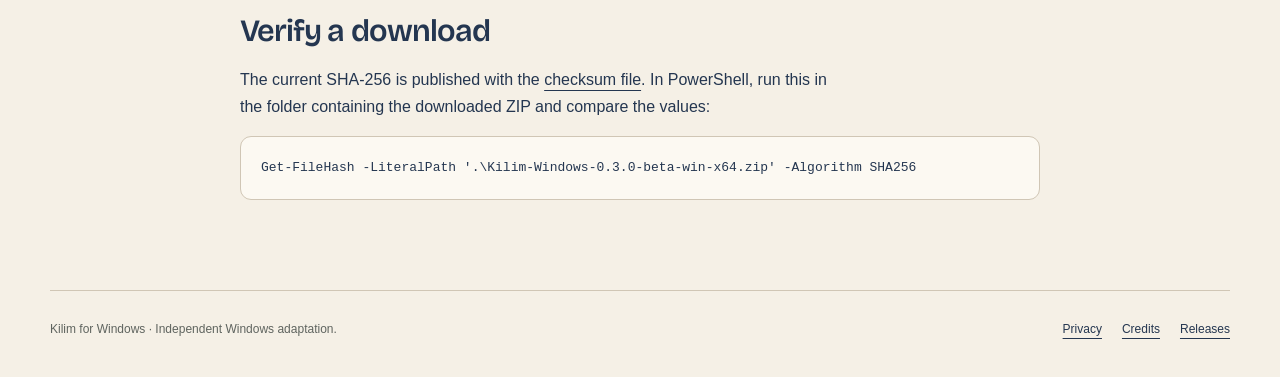
<file: help.html>
<!doctype html><html lang="en"><head>
<!-- Google tag (gtag.js) -->
<script async src="https://www.googletagmanager.com/gtag/js?id=G-TPDNTJCHD7"></script>
<script>
  window.dataLayer = window.dataLayer || [];
  function gtag(){dataLayer.push(arguments);}
  gtag('js', new Date());

  gtag('config', 'G-TPDNTJCHD7');
</script>
<meta charset="utf-8"><meta name="viewport" content="width=device-width,initial-scale=1"><title>Kilim for Windows Setup, Activation &amp; Help</title><meta name="description" content="Learn how to install and activate Kilim for Windows, use rug controls, transfer your one-PC licence, fix common issues and verify the download."><link rel="icon" href="assets/favicon.svg" type="image/svg+xml"><link rel="stylesheet" href="styles.css">
<link rel="canonical" href="https://kilimwindow.online/help.html">
<meta name="robots" content="index,follow,max-image-preview:large">
<meta property="og:site_name" content="Kilim for Windows">
<meta property="og:type" content="website">
<meta property="og:title" content="Kilim for Windows Setup, Activation &amp; Help">
<meta property="og:description" content="Learn how to install and activate Kilim for Windows, use rug controls, transfer your one-PC licence, fix common issues and verify the download.">
<meta property="og:url" content="https://kilimwindow.online/help.html">
<meta property="og:image" content="https://kilimwindow.online/assets/social-preview.png">
<meta property="og:image:type" content="image/png">
<meta property="og:image:width" content="1200">
<meta property="og:image:height" content="630">
<meta property="og:image:alt" content="Kilim for Windows desktop rug app, available for US$1 once">
<meta name="twitter:card" content="summary_large_image">
<meta name="twitter:title" content="Kilim for Windows Setup, Activation &amp; Help">
<meta name="twitter:description" content="Learn how to install and activate Kilim for Windows, use rug controls, transfer your one-PC licence, fix common issues and verify the download.">
<meta name="twitter:image" content="https://kilimwindow.online/assets/social-preview.png">
<meta name="twitter:image:alt" content="Kilim for Windows desktop rug app, available for US$1 once">
<script type="application/ld+json">
{
  "@graph": [
    {
      "@type": "BreadcrumbList",
      "itemListElement": [
        {
          "name": "Kilim for Windows",
          "@type": "ListItem",
          "item": "https://kilimwindow.online/",
          "position": 1
        },
        {
          "name": "Setup, Activation & Help",
          "@type": "ListItem",
          "item": "https://kilimwindow.online/help.html",
          "position": 2
        }
      ],
      "@id": "https://kilimwindow.online/help.html#breadcrumb"
    },
    {
      "inLanguage": "en",
      "isPartOf": {
        "@id": "https://kilimwindow.online/#website"
      },
      "name": "Kilim for Windows Setup, Activation & Help",
      "@type": "WebPage",
      "description": "Learn how to install and activate Kilim for Windows, use rug controls, transfer your one-PC licence, fix common issues and verify the download.",
      "url": "https://kilimwindow.online/help.html",
      "@id": "https://kilimwindow.online/help.html#webpage",
      "breadcrumb": {
        "@id": "https://kilimwindow.online/help.html#breadcrumb"
      }
    }
  ],
  "@context": "https://schema.org"
}
</script>
</head><body>
<a class="skip" href="#main">Skip to content</a><header class="header wrap"><a class="brand" href="./"><img src="assets/favicon.svg" width="37" height="37" alt=""><span>Kilim<small>for Windows</small></span></a><nav class="nav" aria-label="Main navigation"><a href="help.html" aria-current="page">Setup</a><a href="download.html">Get Kilim</a><a class="button small" data-checkout href="https://buy.polar.sh/polar_cl_F4BVskVz9PYQ9hahNEYksDCf6VDmMh7gyivu70FzZcy">Buy for $1</a></nav></header>
<main id="main" class="page wrap prose"><div class="document-nav"><a href="./">Back to Kilim</a></div><h1>Install and activate Kilim for Windows.</h1><p class="lead">Set up your desktop rug on Windows 10 or 11. The portable ZIP includes the Windows runtime; no separate .NET installation is needed.</p>
<h2>Get your app and key</h2><p>Buy Kilim for US$1 once from the <a href="download.html">purchase page</a>. Open <a href="https://polar.sh/suko-pro/portal">your Polar purchases</a> with the checkout email to download the ZIP and copy your licence key.</p>
<h2>Set it up</h2><ol><li>Download the complete ZIP for your 64-bit Intel/AMD Windows 10 or 11 PC from Polar.</li><li>Use Explorer's <strong>Extract all</strong>. Keep <code>assets</code>, the licence files and <code>Kilim.Windows.exe</code> in the same folder.</li><li>Double-click <code>Kilim.Windows.exe</code> and paste your licence key. Internet is required to activate this PC.</li><li>After activation, find its icon in the tray near the clock; check the hidden-icons arrow too.</li></ol><p class="notice">This beta is unsigned. Windows may show an unknown publisher. Review the <a href="releases.html">release details and checksum</a> before deciding whether to run it. No administrator access is needed.</p>
<h2>Activation and moving to another PC</h2><p>Each key has one activation slot, bound to one PC and Windows user. Kilim checks the saved activation online at every launch and every 30 minutes while running. If a check fails, the rug closes; reconnect and reopen to retry.</p><p>To transfer your key, select <strong>Deactivate this PC</strong> in the tray. Kilim releases the slot and closes. You can also release the old device in Polar, then activate the new PC. <strong>Forget saved key</strong> removes local credentials only; it does not release the Polar slot.</p>
<h3>My key will not activate</h3><p>Copy the key from your Polar purchases, check your connection, and confirm the old device has been deactivated. Use the account email from checkout. If the problem persists, contact <a href="mailto:hello@suko.pro">hello@suko.pro</a> with your order reference; do not include your full licence key.</p>
<h2>Use the rug</h2><ul><li><strong>Drag:</strong> pick up a patch of fabric and move or fold it.</li><li><strong>Double-click:</strong> roll the rug up, or unroll it.</li><li><strong>Hold <kbd>Ctrl</kbd>:</strong> fade the rug and reach your desktop icons. You can change the peek key in the tray menu.</li><li><strong><kbd>Ctrl</kbd> + <kbd>Alt</kbd> + <kbd>K</kbd>:</strong> hide or show the rug, when the shortcut is available.</li><li><strong>Right-click the tray icon:</strong> patterns, a custom photo, size, day/night light, sound, volume, rescan, startup and Quit.</li></ul><p>Explorer copies a file when you hold Control while dragging it. To move the file, release Control before dropping. Kilim keeps peek active until you release the mouse button.</p>
<h2>If something looks wrong</h2><h3>I cannot see a rug</h3><p>Check the tray menu for Show rug and Toss / flatten rug. The rug lives on your desktop, behind normal application windows. Only one copy of Kilim runs at a time.</p><h3>I cannot find the tray icon</h3><p>Open the hidden-icons arrow near the clock. If the app did not start, confirm that you extracted the whole ZIP and that you are using a 64-bit Intel/AMD Windows PC.</p><h3>The app says an artwork file is missing</h3><p>Extract the ZIP again into a complete folder. The executable needs the adjacent <code>assets</code> folder; copying only the executable leaves the rug images behind.</p><h3>The rug has no icon bumps</h3><p>Choose Rescan desktop from the tray menu. The app reads icon bounds from Explorer. If the desktop accessibility provider is unavailable, the rug can still run with a flat floor.</p><h3>I cannot click a covered icon</h3><p>Hold the selected peek key, normally Control, or hide the rug from the tray menu.</p><h3>The app stays busy</h3><p>Try Toss / flatten rug. The simulation pauses after quiet fabric motion. Unusual icon arrangements, display scaling or shell behaviour may require more testing.</p>
<h2>Save information for a bug report</h2><p>Note your Windows version, monitor count, display scaling, the selected rug pattern, and what you were doing. The app writes errors to <code>%LOCALAPPDATA%\Kilim.Windows\kilim.log</code> when an operation fails. The beta does not include a built-in feedback form.</p>
<h2>Remove the app</h2><ol><li>If enabled, turn off <strong>Launch at sign-in</strong> in the tray menu.</li><li>Select <strong>Deactivate this PC</strong> to release the licence slot and close Kilim, or release the device through Polar and quit the app.</li><li>Delete the extracted app folder.</li><li>Optionally delete <code>%LOCALAPPDATA%\Kilim.Windows</code> to remove preferences, the saved custom picture and protected activation credentials.</li></ol><p>Your desktop files remain in place. Deleting local files alone does not release the Polar activation slot.</p>
<h2>Verify a download</h2><p>The current SHA-256 is published with the <a href="downloads/Kilim-Windows-0.3.0-beta-win-x64.zip.sha256" download>checksum file</a>. In PowerShell, run this in the folder containing the downloaded ZIP and compare the values:</p><pre>Get-FileHash -LiteralPath '.\Kilim-Windows-0.3.0-beta-win-x64.zip' -Algorithm SHA256</pre>
</main><footer class="footer wrap"><p>Kilim for Windows · Independent Windows adaptation.</p><nav aria-label="Footer"><a href="privacy.html">Privacy</a><a href="credits.html">Credits</a><a href="releases.html">Releases</a></nav></footer></body></html>
</file>
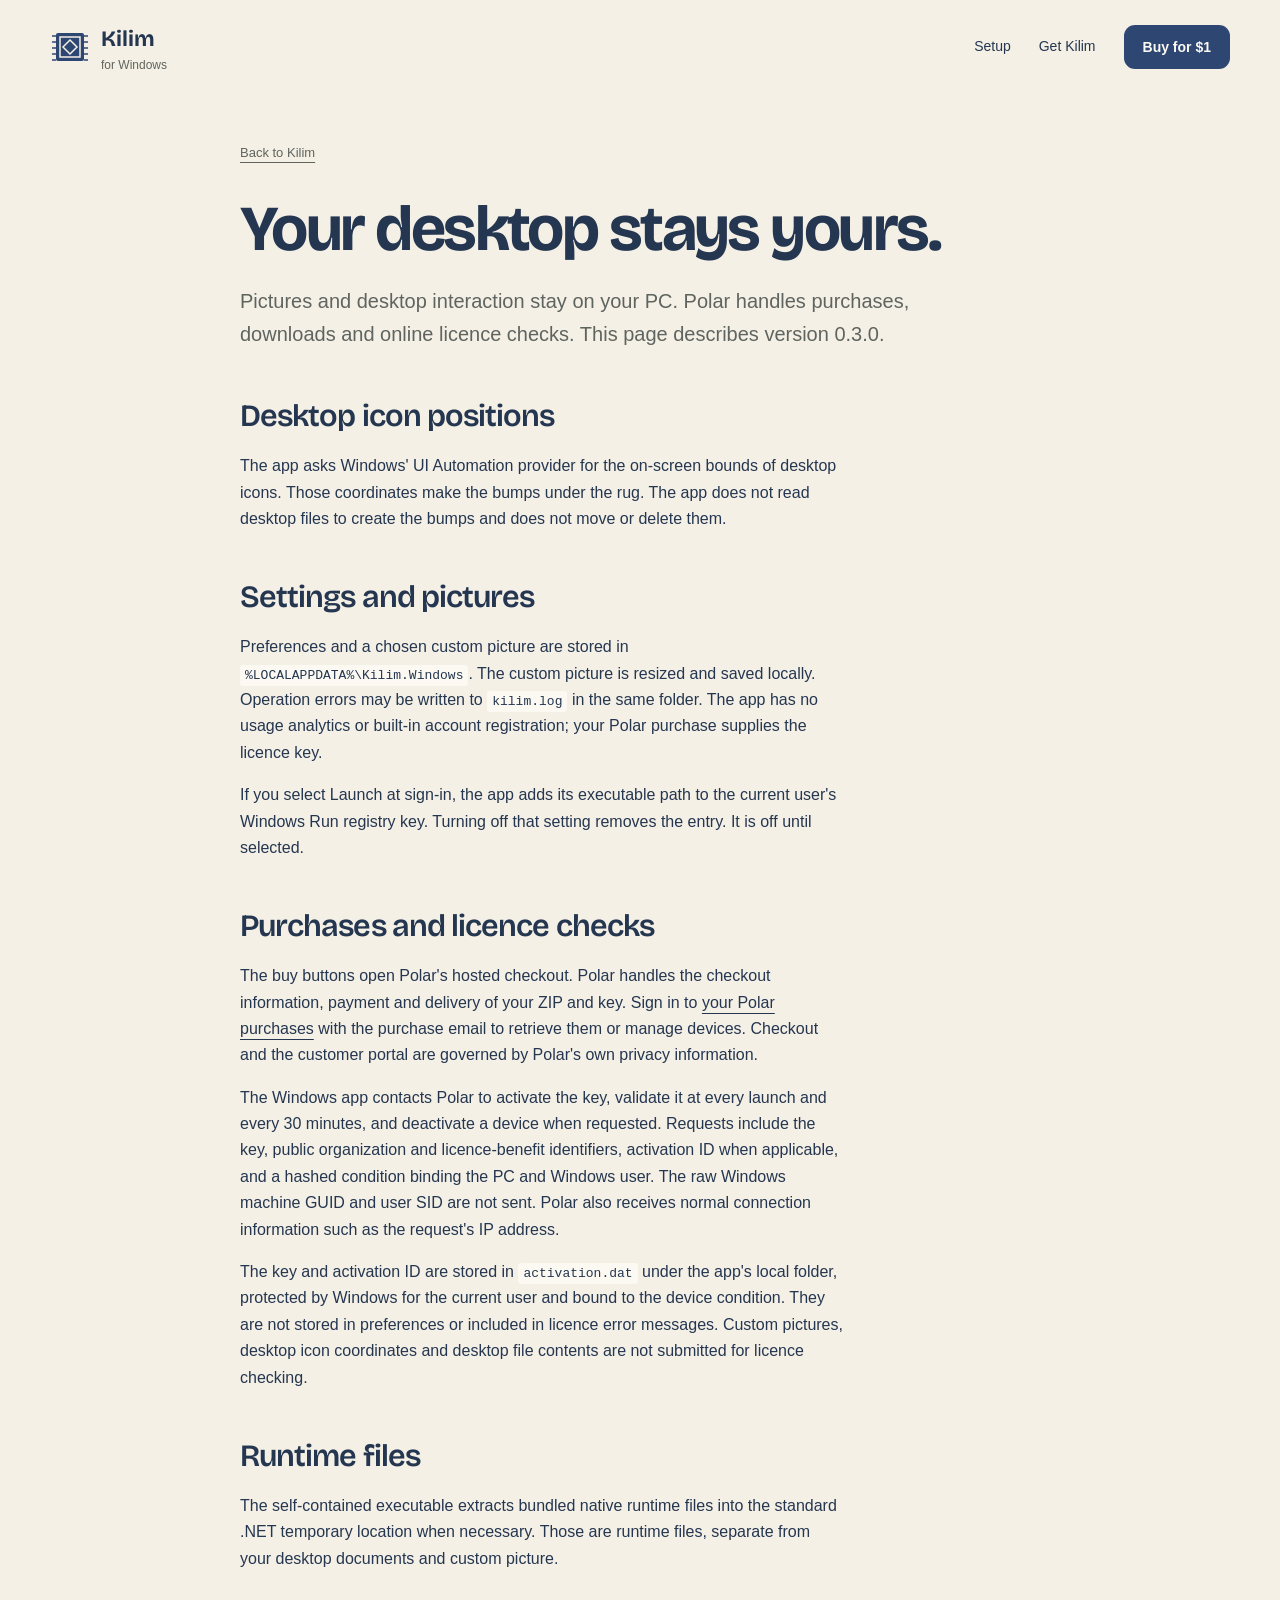
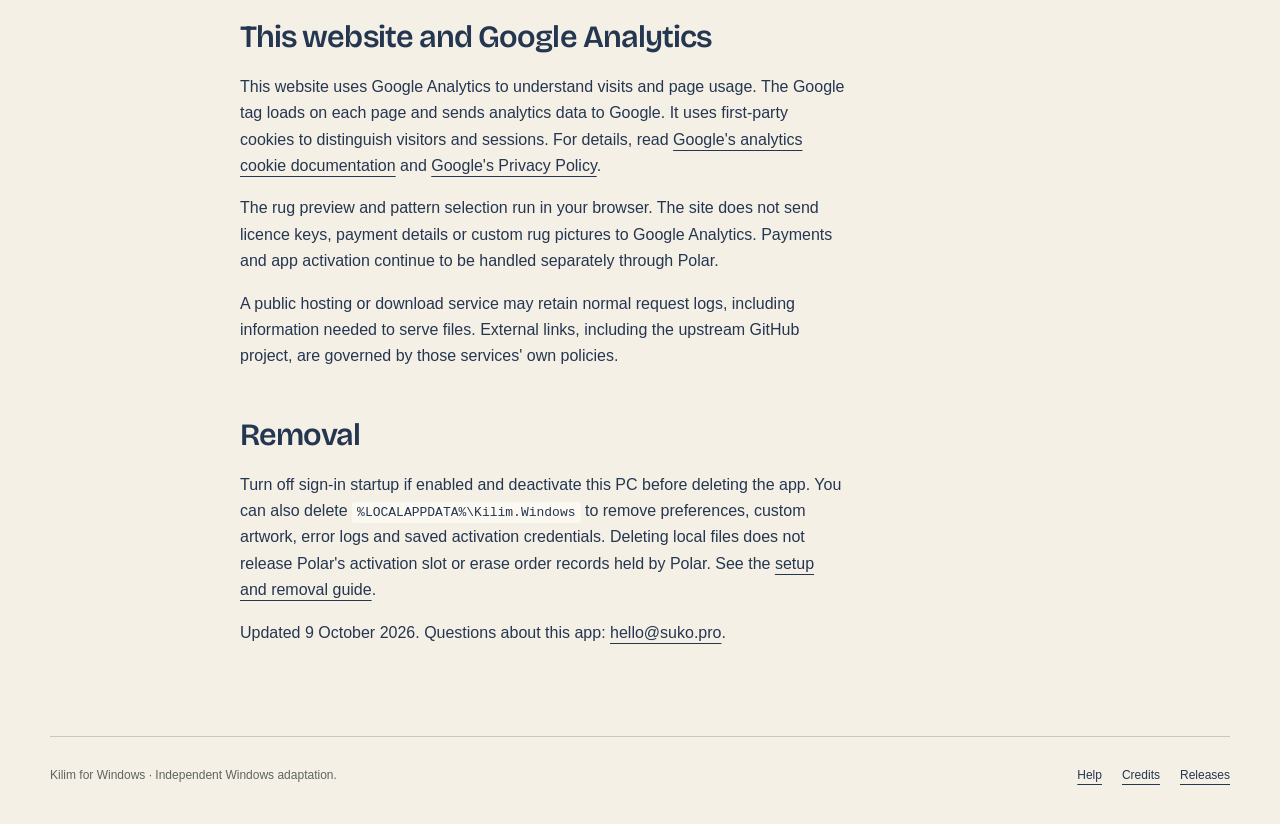
<file: privacy.html>
<!doctype html><html lang="en"><head>
<!-- Google tag (gtag.js) -->
<script async src="https://www.googletagmanager.com/gtag/js?id=G-TPDNTJCHD7"></script>
<script>
  window.dataLayer = window.dataLayer || [];
  function gtag(){dataLayer.push(arguments);}
  gtag('js', new Date());

  gtag('config', 'G-TPDNTJCHD7');
</script>
<meta charset="utf-8"><meta name="viewport" content="width=device-width,initial-scale=1"><title>Kilim for Windows Privacy &amp; Google Analytics</title><meta name="description" content="Read how Kilim handles local pictures, desktop icon positions and protected activation data, plus Polar licence checks and website Google Analytics."><link rel="icon" href="assets/favicon.svg" type="image/svg+xml"><link rel="stylesheet" href="styles.css">
<link rel="canonical" href="https://kilimwindow.online/privacy.html">
<meta name="robots" content="index,follow,max-image-preview:large">
<meta property="og:site_name" content="Kilim for Windows">
<meta property="og:type" content="website">
<meta property="og:title" content="Kilim for Windows Privacy &amp; Google Analytics">
<meta property="og:description" content="Read how Kilim handles local pictures, desktop icon positions and protected activation data, plus Polar licence checks and website Google Analytics.">
<meta property="og:url" content="https://kilimwindow.online/privacy.html">
<meta property="og:image" content="https://kilimwindow.online/assets/social-preview.png">
<meta property="og:image:type" content="image/png">
<meta property="og:image:width" content="1200">
<meta property="og:image:height" content="630">
<meta property="og:image:alt" content="Kilim for Windows desktop rug app, available for US$1 once">
<meta name="twitter:card" content="summary_large_image">
<meta name="twitter:title" content="Kilim for Windows Privacy &amp; Google Analytics">
<meta name="twitter:description" content="Read how Kilim handles local pictures, desktop icon positions and protected activation data, plus Polar licence checks and website Google Analytics.">
<meta name="twitter:image" content="https://kilimwindow.online/assets/social-preview.png">
<meta name="twitter:image:alt" content="Kilim for Windows desktop rug app, available for US$1 once">
<script type="application/ld+json">
{
  "@graph": [
    {
      "@type": "BreadcrumbList",
      "itemListElement": [
        {
          "name": "Kilim for Windows",
          "@type": "ListItem",
          "item": "https://kilimwindow.online/",
          "position": 1
        },
        {
          "name": "Privacy & Google Analytics",
          "@type": "ListItem",
          "item": "https://kilimwindow.online/privacy.html",
          "position": 2
        }
      ],
      "@id": "https://kilimwindow.online/privacy.html#breadcrumb"
    },
    {
      "inLanguage": "en",
      "isPartOf": {
        "@id": "https://kilimwindow.online/#website"
      },
      "name": "Kilim for Windows Privacy & Google Analytics",
      "@type": "WebPage",
      "description": "Read how Kilim handles local pictures, desktop icon positions and protected activation data, plus Polar licence checks and website Google Analytics.",
      "url": "https://kilimwindow.online/privacy.html",
      "@id": "https://kilimwindow.online/privacy.html#webpage",
      "breadcrumb": {
        "@id": "https://kilimwindow.online/privacy.html#breadcrumb"
      }
    }
  ],
  "@context": "https://schema.org"
}
</script>
</head><body>
<a class="skip" href="#main">Skip to content</a><header class="header wrap"><a class="brand" href="./"><img src="assets/favicon.svg" width="37" height="37" alt=""><span>Kilim<small>for Windows</small></span></a><nav class="nav" aria-label="Main navigation"><a href="help.html">Setup</a><a href="download.html">Get Kilim</a><a class="button small" data-checkout href="https://buy.polar.sh/polar_cl_F4BVskVz9PYQ9hahNEYksDCf6VDmMh7gyivu70FzZcy">Buy for $1</a></nav></header>
<main id="main" class="page wrap prose"><div class="document-nav"><a href="./">Back to Kilim</a></div><h1>Your desktop stays yours.</h1><p class="lead">Pictures and desktop interaction stay on your PC. Polar handles purchases, downloads and online licence checks. This page describes version 0.3.0.</p>
<h2>Desktop icon positions</h2><p>The app asks Windows' UI Automation provider for the on-screen bounds of desktop icons. Those coordinates make the bumps under the rug. The app does not read desktop files to create the bumps and does not move or delete them.</p>
<h2>Settings and pictures</h2><p>Preferences and a chosen custom picture are stored in <code>%LOCALAPPDATA%\Kilim.Windows</code>. The custom picture is resized and saved locally. Operation errors may be written to <code>kilim.log</code> in the same folder. The app has no usage analytics or built-in account registration; your Polar purchase supplies the licence key.</p><p>If you select Launch at sign-in, the app adds its executable path to the current user's Windows Run registry key. Turning off that setting removes the entry. It is off until selected.</p>
<h2>Purchases and licence checks</h2><p>The buy buttons open Polar's hosted checkout. Polar handles the checkout information, payment and delivery of your ZIP and key. Sign in to <a href="https://polar.sh/suko-pro/portal">your Polar purchases</a> with the purchase email to retrieve them or manage devices. Checkout and the customer portal are governed by Polar's own privacy information.</p><p>The Windows app contacts Polar to activate the key, validate it at every launch and every 30 minutes, and deactivate a device when requested. Requests include the key, public organization and licence-benefit identifiers, activation ID when applicable, and a hashed condition binding the PC and Windows user. The raw Windows machine GUID and user SID are not sent. Polar also receives normal connection information such as the request's IP address.</p><p>The key and activation ID are stored in <code>activation.dat</code> under the app's local folder, protected by Windows for the current user and bound to the device condition. They are not stored in preferences or included in licence error messages. Custom pictures, desktop icon coordinates and desktop file contents are not submitted for licence checking.</p>
<h2>Runtime files</h2><p>The self-contained executable extracts bundled native runtime files into the standard .NET temporary location when necessary. Those are runtime files, separate from your desktop documents and custom picture.</p>
<h2>This website and Google Analytics</h2><p>This website uses Google Analytics to understand visits and page usage. The Google tag loads on each page and sends analytics data to Google. It uses first-party cookies to distinguish visitors and sessions. For details, read <a href="https://developers.google.com/analytics/devguides/collection/ga4/cookie-usage">Google's analytics cookie documentation</a> and <a href="https://policies.google.com/privacy">Google's Privacy Policy</a>.</p><p>The rug preview and pattern selection run in your browser. The site does not send licence keys, payment details or custom rug pictures to Google Analytics. Payments and app activation continue to be handled separately through Polar.</p><p>A public hosting or download service may retain normal request logs, including information needed to serve files. External links, including the upstream GitHub project, are governed by those services' own policies.</p>
<h2>Removal</h2><p>Turn off sign-in startup if enabled and deactivate this PC before deleting the app. You can also delete <code>%LOCALAPPDATA%\Kilim.Windows</code> to remove preferences, custom artwork, error logs and saved activation credentials. Deleting local files does not release Polar's activation slot or erase order records held by Polar. See the <a href="help.html">setup and removal guide</a>.</p><p>Updated 9 October 2026. Questions about this app: <a href="mailto:hello@suko.pro">hello@suko.pro</a>.</p>
</main><footer class="footer wrap"><p>Kilim for Windows · Independent Windows adaptation.</p><nav aria-label="Footer"><a href="help.html">Help</a><a href="credits.html">Credits</a><a href="releases.html">Releases</a></nav></footer></body></html>
</file>
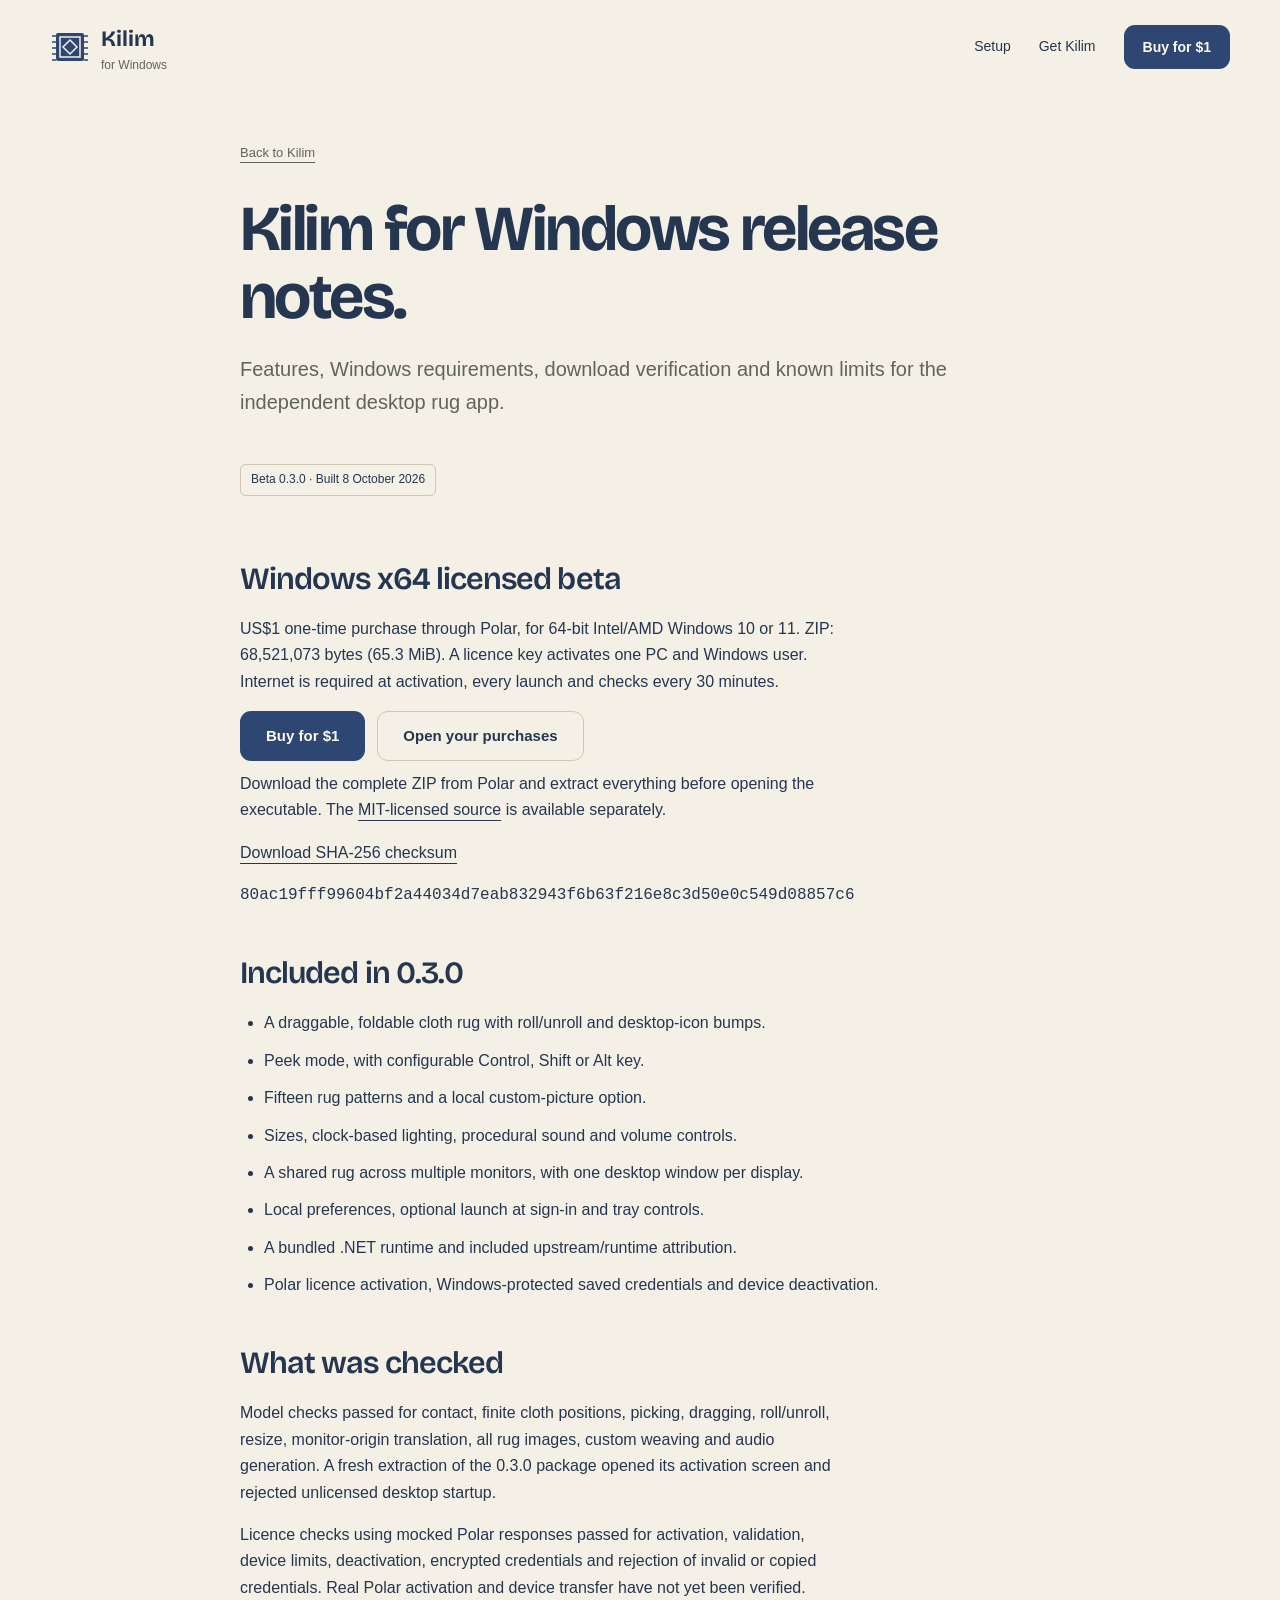
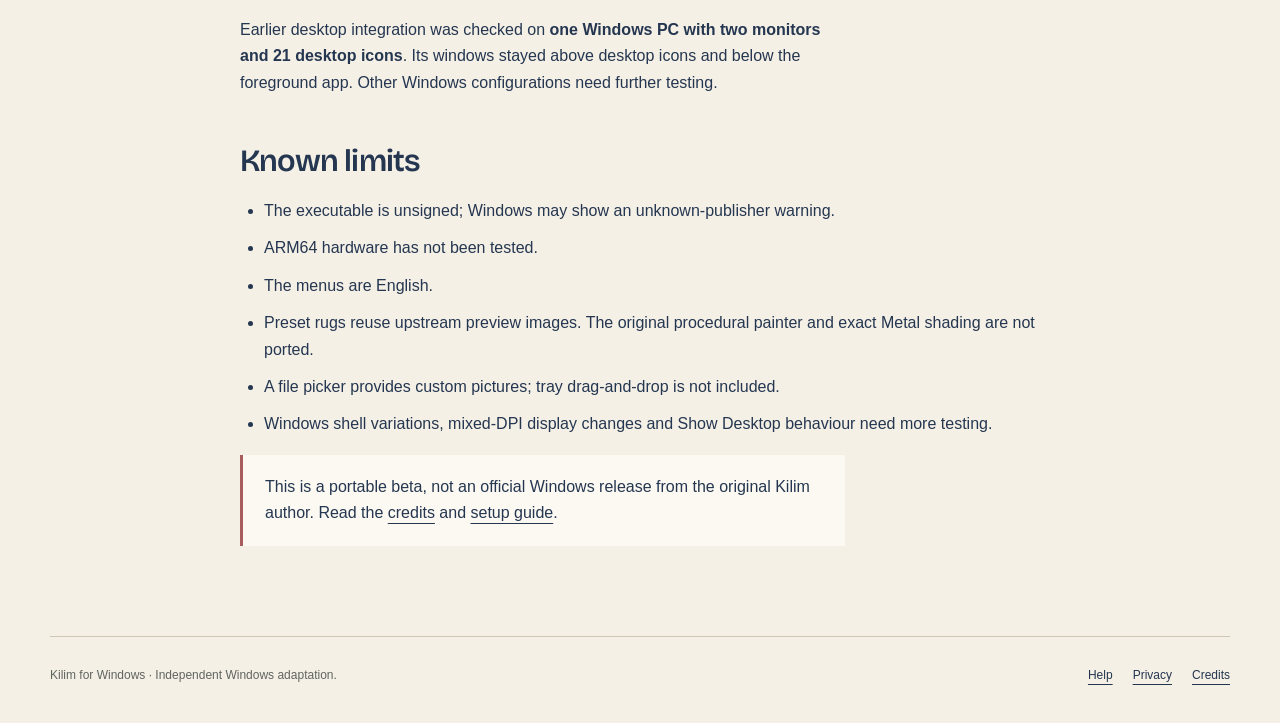
<file: releases.html>
<!doctype html><html lang="en"><head>
<!-- Google tag (gtag.js) -->
<script async src="https://www.googletagmanager.com/gtag/js?id=G-TPDNTJCHD7"></script>
<script>
  window.dataLayer = window.dataLayer || [];
  function gtag(){dataLayer.push(arguments);}
  gtag('js', new Date());

  gtag('config', 'G-TPDNTJCHD7');
</script>
<meta charset="utf-8"><meta name="viewport" content="width=device-width,initial-scale=1"><title>Kilim for Windows Release Notes &amp; Requirements</title><meta name="description" content="Review Kilim for Windows 0.3.0 beta features, Windows 10 and 11 x64 requirements, ZIP checksum, licence activation and known compatibility limits."><link rel="icon" href="assets/favicon.svg" type="image/svg+xml"><link rel="stylesheet" href="styles.css">
<link rel="canonical" href="https://kilimwindow.online/releases.html">
<meta name="robots" content="index,follow,max-image-preview:large">
<meta property="og:site_name" content="Kilim for Windows">
<meta property="og:type" content="website">
<meta property="og:title" content="Kilim for Windows Release Notes &amp; Requirements">
<meta property="og:description" content="Review Kilim for Windows 0.3.0 beta features, Windows 10 and 11 x64 requirements, ZIP checksum, licence activation and known compatibility limits.">
<meta property="og:url" content="https://kilimwindow.online/releases.html">
<meta property="og:image" content="https://kilimwindow.online/assets/social-preview.png">
<meta property="og:image:type" content="image/png">
<meta property="og:image:width" content="1200">
<meta property="og:image:height" content="630">
<meta property="og:image:alt" content="Kilim for Windows desktop rug app, available for US$1 once">
<meta name="twitter:card" content="summary_large_image">
<meta name="twitter:title" content="Kilim for Windows Release Notes &amp; Requirements">
<meta name="twitter:description" content="Review Kilim for Windows 0.3.0 beta features, Windows 10 and 11 x64 requirements, ZIP checksum, licence activation and known compatibility limits.">
<meta name="twitter:image" content="https://kilimwindow.online/assets/social-preview.png">
<meta name="twitter:image:alt" content="Kilim for Windows desktop rug app, available for US$1 once">
<script type="application/ld+json">
{
  "@graph": [
    {
      "@type": "BreadcrumbList",
      "itemListElement": [
        {
          "name": "Kilim for Windows",
          "@type": "ListItem",
          "item": "https://kilimwindow.online/",
          "position": 1
        },
        {
          "name": "Release Notes & Requirements",
          "@type": "ListItem",
          "item": "https://kilimwindow.online/releases.html",
          "position": 2
        }
      ],
      "@id": "https://kilimwindow.online/releases.html#breadcrumb"
    },
    {
      "inLanguage": "en",
      "isPartOf": {
        "@id": "https://kilimwindow.online/#website"
      },
      "name": "Kilim for Windows Release Notes & Requirements",
      "@type": "WebPage",
      "description": "Review Kilim for Windows 0.3.0 beta features, Windows 10 and 11 x64 requirements, ZIP checksum, licence activation and known compatibility limits.",
      "url": "https://kilimwindow.online/releases.html",
      "@id": "https://kilimwindow.online/releases.html#webpage",
      "breadcrumb": {
        "@id": "https://kilimwindow.online/releases.html#breadcrumb"
      }
    }
  ],
  "@context": "https://schema.org"
}
</script>
</head><body>
<a class="skip" href="#main">Skip to content</a><header class="header wrap"><a class="brand" href="./"><img src="assets/favicon.svg" width="37" height="37" alt=""><span>Kilim<small>for Windows</small></span></a><nav class="nav" aria-label="Main navigation"><a href="help.html">Setup</a><a href="download.html">Get Kilim</a><a class="button small" data-checkout href="https://buy.polar.sh/polar_cl_F4BVskVz9PYQ9hahNEYksDCf6VDmMh7gyivu70FzZcy">Buy for $1</a></nav></header>
<main id="main" class="page wrap prose"><div class="document-nav"><a href="./">Back to Kilim</a></div><h1>Kilim for Windows release notes.</h1><p class="lead">Features, Windows requirements, download verification and known limits for the independent desktop rug app.</p>
<span class="release-tag">Beta 0.3.0 · Built 8 October 2026</span><h2>Windows x64 licensed beta</h2><p>US$1 one-time purchase through Polar, for 64-bit Intel/AMD Windows 10 or 11. ZIP: 68,521,073 bytes (65.3 MiB). A licence key activates one PC and Windows user. Internet is required at activation, every launch and checks every 30 minutes.</p><a class="button" data-checkout href="https://buy.polar.sh/polar_cl_F4BVskVz9PYQ9hahNEYksDCf6VDmMh7gyivu70FzZcy">Buy for $1</a><a class="button secondary" href="https://polar.sh/suko-pro/portal">Open your purchases</a><p>Download the complete ZIP from Polar and extract everything before opening the executable. The <a href="credits.html">MIT-licensed source</a> is available separately.</p><p><a href="downloads/Kilim-Windows-0.3.0-beta-win-x64.zip.sha256" download>Download SHA-256 checksum</a></p><p class="hash">80ac19fff99604bf2a44034d7eab832943f6b63f216e8c3d50e0c549d08857c6</p>
<h2>Included in 0.3.0</h2><ul><li>A draggable, foldable cloth rug with roll/unroll and desktop-icon bumps.</li><li>Peek mode, with configurable Control, Shift or Alt key.</li><li>Fifteen rug patterns and a local custom-picture option.</li><li>Sizes, clock-based lighting, procedural sound and volume controls.</li><li>A shared rug across multiple monitors, with one desktop window per display.</li><li>Local preferences, optional launch at sign-in and tray controls.</li><li>A bundled .NET runtime and included upstream/runtime attribution.</li><li>Polar licence activation, Windows-protected saved credentials and device deactivation.</li></ul>
<h2>What was checked</h2><p>Model checks passed for contact, finite cloth positions, picking, dragging, roll/unroll, resize, monitor-origin translation, all rug images, custom weaving and audio generation. A fresh extraction of the 0.3.0 package opened its activation screen and rejected unlicensed desktop startup.</p><p>Licence checks using mocked Polar responses passed for activation, validation, device limits, deactivation, encrypted credentials and rejection of invalid or copied credentials. Real Polar activation and device transfer have not yet been verified.</p><p>Earlier desktop integration was checked on <strong>one Windows PC with two monitors and 21 desktop icons</strong>. Its windows stayed above desktop icons and below the foreground app. Other Windows configurations need further testing.</p>
<h2>Known limits</h2><ul><li>The executable is unsigned; Windows may show an unknown-publisher warning.</li><li>ARM64 hardware has not been tested.</li><li>The menus are English.</li><li>Preset rugs reuse upstream preview images. The original procedural painter and exact Metal shading are not ported.</li><li>A file picker provides custom pictures; tray drag-and-drop is not included.</li><li>Windows shell variations, mixed-DPI display changes and Show Desktop behaviour need more testing.</li></ul><p class="notice">This is a portable beta, not an official Windows release from the original Kilim author. Read the <a href="credits.html">credits</a> and <a href="help.html">setup guide</a>.</p>

</main><footer class="footer wrap"><p>Kilim for Windows · Independent Windows adaptation.</p><nav aria-label="Footer"><a href="help.html">Help</a><a href="privacy.html">Privacy</a><a href="credits.html">Credits</a></nav></footer></body></html>
</file>
<file: styles.css>
@font-face{font-family:"Bricolage Grotesque";font-style:normal;font-weight:500 700;font-display:swap;src:url("assets/bricolage-grotesque-latin.woff2") format("woff2")}
:root{--page:#f5f0e6;--ink:#243650;--action:#2d4772;--action-hover:#233a60;--paper:#fcf9f2;--thread:#d0c6b5;--muted:#5f645f;--desktop:#e6dece;--rose:#a85c5b;--focus:#2d4772}
*{box-sizing:border-box}
html{scroll-behavior:smooth;scroll-padding-top:112px}
body{margin:0;background:var(--page);color:var(--ink);font-family:"Segoe UI",Arial,sans-serif;font-size:17px;line-height:1.65}
button,input{font:inherit}button{color:var(--ink);cursor:pointer}a{color:inherit;text-underline-offset:5px}button,a{-webkit-tap-highlight-color:transparent}
button:focus-visible,a:focus-visible,summary:focus-visible,[tabindex]:focus-visible{outline:3px solid var(--focus);outline-offset:5px}
img{display:block;max-width:100%}h1,h2,h3,p{margin-top:0}
h1,h2,h3{font-family:"Bricolage Grotesque","Trebuchet MS",sans-serif;font-weight:600;line-height:1.06;letter-spacing:-.04em}
h1{font-size:clamp(48px,5.6vw,78px);margin-bottom:25px;font-weight:700}
h2{font-size:clamp(32px,3.5vw,48px);margin-bottom:20px}
h3{font-size:25px;letter-spacing:-.025em;margin-bottom:12px}p{max-width:68ch}
.wrap{width:min(1180px,calc(100% - 64px));margin-inline:auto}
.skip{position:absolute;top:-80px;left:16px;background:var(--paper);padding:12px;z-index:20}.skip:focus{top:12px}
.header{position:sticky;top:0;z-index:10;display:flex;justify-content:space-between;align-items:center;gap:24px;min-height:94px;background:rgba(245,240,230,.96);padding-block:17px}
.brand{display:inline-flex;align-items:center;gap:11px;text-decoration:none;font-family:"Bricolage Grotesque","Segoe UI",sans-serif;font-size:22px;font-weight:700;white-space:nowrap}
.brand img,.brand svg{width:40px;height:40px}.brand small{display:block;font-family:"Segoe UI",sans-serif;font-size:12px;font-weight:400;color:var(--muted);line-height:1.35}
.nav{display:flex;align-items:center;justify-content:flex-end;gap:28px;font-size:14px}.nav a{text-decoration:none;min-height:44px;display:inline-flex;align-items:center}.nav a:hover{text-decoration:underline}
.button{display:inline-flex;align-items:center;justify-content:center;gap:10px;min-height:50px;padding:13px 25px;border:1px solid transparent;border-radius:11px;background:var(--action);color:var(--paper);text-decoration:none;font-size:15px;font-weight:650;line-height:1.35;transition:background-color 160ms ease,transform 160ms ease}
.button:hover{background:var(--action-hover);transform:translateY(-2px)}.button:active{transform:translateY(0)}
.button.secondary{background:transparent;color:var(--ink);border-color:var(--thread)}.button.secondary:hover{background:var(--paper)}.button.small{min-height:44px;padding:10px 18px;font-size:14px}
.hero{display:grid;grid-template-columns:.83fr 1.17fr;align-items:center;gap:64px;padding-top:44px;padding-bottom:66px}
.hero-copy{padding-bottom:22px}.hero-copy h1{max-width:10.5ch}.hero-copy>p{font-size:19px;color:var(--muted);line-height:1.6;max-width:32ch;margin-bottom:27px}
.hero-actions{display:flex;align-items:center;gap:25px;flex-wrap:wrap;margin-bottom:22px}.watch-link{font-size:15px;font-weight:500}
.hero-copy .hero-meta{font-size:13px;line-height:1.65;max-width:43ch;margin:0 0 18px}.setup-link{font-size:13px;color:var(--muted)}
.hero-demo{min-width:0}.desktop{position:relative;aspect-ratio:16 / 10;background:#dbe5ef;border:7px solid #35435a;border-radius:18px;overflow:hidden;isolation:isolate}
.desktop-wallpaper{position:absolute;inset:0;width:100%;height:100%;pointer-events:none}.desktop-caption{position:absolute;right:17px;top:16px;font-family:"Segoe UI",sans-serif;text-align:right;font-size:11px;color:#243650;margin:0;max-width:60%;background:rgba(252,249,242,.8);padding:5px 9px;border-radius:5px;z-index:4}
.desktop-icons{position:absolute;left:35%;top:28%;display:grid;grid-template-columns:repeat(3,46px);gap:16px 12px;font-family:"Segoe UI",sans-serif;font-size:9px;text-align:center;z-index:1}
.desktop-file{display:flex;align-items:center;flex-direction:column;gap:5px;color:#243650;line-height:1.2}.desktop-file>span{max-width:56px;overflow:hidden;white-space:nowrap;text-overflow:ellipsis;background:rgba(252,249,242,.7);padding:2px 3px;border-radius:2px}.desktop-file:nth-child(2n){translate:5px -4px}.desktop-file:nth-child(3n){translate:-3px 5px}
.file-icon{display:block;width:28px;height:33px;border-radius:3px;background:#fffdf7;border:1px solid #aeb6c2;position:relative;box-shadow:0 2px 2px rgba(36,54,80,.12)}.file-icon:after{content:attr(data-mark);position:absolute;left:3px;right:3px;top:11px;border-radius:2px;padding:3px 0;font-style:normal;font-size:7px;font-weight:700;color:#fff;background:#547ba9}.file-icon.pdf:after{background:#bd5357}.file-icon.sheet:after{background:#4a806d}.file-icon.picture:after{background:#8b6799}.file-icon.folder{height:25px;margin-top:8px;background:#e7b75b;border-color:#bc9347;border-radius:2px 4px 4px 4px}.file-icon.folder:before{content:"";position:absolute;left:-1px;top:-7px;width:15px;height:8px;border:1px solid #bc9347;border-bottom:0;border-radius:3px 3px 0 0;background:#e7b75b}.file-icon.folder:after{content:"";inset:6px 0 0;background:#f0c675}.desktop-system-icon{position:absolute;left:17px;top:15px;display:flex;align-items:center;flex-direction:column;gap:5px;font-size:9px;color:#243650}.bin-icon{display:block;width:20px;height:25px;border:1px solid #8c9bac;border-top:4px solid #d4dde5;border-radius:2px 2px 5px 5px;background:#eff5f8}.bin-icon:before{content:"";display:block;height:15px;margin:3px 5px;border-inline:2px solid #9cb0bf}
.preview-rug{position:absolute;width:118%;max-width:none;height:auto;left:-17%;top:-16%;z-index:2;touch-action:none;cursor:grab;user-select:none;-webkit-user-drag:none;transform:translate(var(--rug-x,0px),var(--rug-y,0px)) rotate(var(--rug-tilt,0deg)) scale(var(--rug-scale,1));filter:drop-shadow(0 17px 11px rgba(36,54,80,.2));transition:transform 180ms ease-out,opacity 180ms ease-out,filter 180ms ease-out}
.preview-rug.dragging{cursor:grabbing;transition:none;--rug-scale:1.025;filter:drop-shadow(0 25px 15px rgba(36,54,80,.21))}.preview-rug.peeking{opacity:.26}
.desktop-bar{position:absolute;bottom:0;inset-inline:0;height:39px;display:flex;align-items:center;justify-content:center;padding-inline:14px;background:rgba(246,248,251,.93);border-top:1px solid rgba(255,255,255,.7);z-index:3;font-family:"Segoe UI",sans-serif;font-size:9px;color:#243650}.taskbar-apps{display:flex;align-items:center;gap:15px}.taskbar-search{display:inline-flex;align-items:center;min-width:80px;height:25px;padding:0 10px;border:1px solid #d5dde5;border-radius:14px;color:#626f7e;background:#fdfefe}.taskbar-folder{width:18px;height:14px;background:#e7b75b;border-radius:3px;position:relative}.taskbar-folder:before{content:"";position:absolute;top:-3px;left:0;width:9px;height:5px;background:#e7b75b;border-radius:2px}.taskbar-browser{width:18px;height:18px;border:5px solid #568cac;border-left-color:#75b1a4;border-radius:50%;background:#edf5fb}.taskbar-clock{position:absolute;right:14px;text-align:right;line-height:1.35}.taskbar-clock span{font-size:8px}
.windows-mark{display:grid;grid-template-columns:repeat(2,5px);gap:2px}.windows-mark i{width:6px;height:6px;background:#3279c6}
.demo-controls{display:flex;align-items:center;justify-content:space-between;gap:10px;margin-top:16px;flex-wrap:wrap}.demo-states{display:flex;gap:4px}
.demo-states button,.move-controls button{min-height:44px;padding:8px 13px;border:0;border-radius:8px;background:transparent;font-size:13px;transition:background-color 160ms ease,color 160ms ease}
.demo-states button:hover{background:var(--desktop)}.demo-states button[aria-pressed="true"]{background:var(--action);color:var(--paper)}
.move-controls{display:flex;gap:6px}.move-controls button{width:44px;padding:3px;font-size:21px;border:1px solid var(--thread)}.move-controls button:hover{background:var(--paper)}
.demo-note{font-size:12px;line-height:1.55;color:var(--muted);margin:10px 0 0}.preview-note{font-size:11px;margin-top:4px}.no-js{font-size:13px;color:var(--muted)}
.interaction-strip{display:grid;grid-template-columns:repeat(3,1fr);gap:52px;padding-block:36px 42px;border-block:1px solid var(--thread)}
.interaction-strip h3{font-size:23px}.interaction-strip p{font-size:15px;line-height:1.65;color:var(--muted);margin:0}
kbd{display:inline-block;padding:1px 6px;border:1px solid var(--thread);border-radius:5px;background:var(--paper);font-family:inherit;font-size:.84em;white-space:nowrap}
.section{padding-block:90px}.section-intro{max-width:650px;margin-bottom:35px}.section-intro p{color:var(--muted);font-size:17px}
.demo-film{margin:0}.demo-film video{display:block;width:100%;height:auto;background:var(--ink);border-radius:20px}.demo-film figcaption{margin-top:16px;font-size:13px;line-height:1.6;color:var(--muted);max-width:78ch}
#patterns{border-top:1px solid var(--thread)}
.patterns{display:grid;grid-template-columns:1.05fr 1fr;gap:58px;align-items:center}
.pattern-preview{display:grid;align-items:center;min-height:340px;padding:32px;background:var(--desktop);border-radius:20px}.pattern-preview img{width:100%;height:auto}
.pattern-name{text-align:center;font-size:15px;margin:16px 0 0}.pattern-name span{color:var(--muted)}
.swatches{display:grid;grid-template-columns:repeat(5,1fr);gap:11px}.swatch{min-width:0;text-align:left;padding:5px;border:2px solid transparent;border-radius:9px;background:transparent;transition:background-color 160ms ease,border-color 160ms ease,transform 160ms ease}
.swatch:hover{background:var(--paper);transform:translateY(-3px)}.swatch img{width:100%;height:auto;aspect-ratio:1.49;object-fit:contain}.swatch span{display:block;font-size:11px;margin-top:5px;white-space:nowrap;overflow:hidden;text-overflow:ellipsis}.swatch[aria-pressed="true"]{border-color:var(--action);background:var(--paper)}
.custom-note{font-size:15px;line-height:1.7;color:var(--muted);margin:24px 0 0}
.download-section{padding-block:78px;background:var(--action);color:var(--paper)}.download-grid{display:grid;grid-template-columns:1.08fr .92fr;gap:92px;align-items:start}
.release-tag{display:inline-block;padding:5px 10px;border:1px solid var(--thread);border-radius:6px;font-size:12px;margin-bottom:18px}
.download-grid h2{max-width:15ch}.download-grid h3{font-size:25px}.download-grid p{color:var(--paper)}.download-grid .release-tag{border-color:rgba(252,249,242,.45)}
.download-grid .button{background:var(--paper);color:var(--action)}.download-grid .button:hover{background:var(--page)}
.download-info{font-size:13px;line-height:1.65}.download-links{display:flex;flex-wrap:wrap;gap:12px 23px;font-size:13px;margin-top:20px}
.beta-note{font-size:13px;line-height:1.65;border-left:3px solid var(--rose);padding-left:16px;margin:25px 0 0;max-width:65ch}
.setup-steps{list-style:none;padding:0;margin:12px 0 24px;counter-reset:setup}.setup-steps li{position:relative;counter-increment:setup;padding:0 0 23px 45px;font-size:15px;line-height:1.6}.setup-steps li:before{content:counter(setup);position:absolute;left:0;top:0;width:29px;height:29px;display:grid;place-items:center;border:1px solid var(--thread);border-radius:50%;font-size:13px}.setup-steps strong{display:block;margin-bottom:4px}.setup-steps span{color:var(--muted)}.download-grid .setup-steps span{color:var(--paper)}
.faq-layout{display:grid;grid-template-columns:.75fr 1.25fr;gap:80px}.faq-layout>div:first-child>p{font-size:15px;color:var(--muted)}.faq{border-top:1px solid var(--thread)}
.faq details{padding:20px 0;border-bottom:1px solid var(--thread)}.faq summary{display:flex;justify-content:space-between;gap:18px;min-height:30px;font-size:16px;font-weight:600;cursor:pointer;list-style:none}.faq summary::-webkit-details-marker{display:none}.faq summary:after{content:"+";font-size:23px;font-weight:400;line-height:1}.faq details[open] summary:after{content:"−"}.faq p{font-size:15px;line-height:1.7;color:var(--muted);margin:16px 24px 0 0}
.footer{display:flex;justify-content:space-between;align-items:flex-start;gap:24px;padding-block:29px 38px;border-top:1px solid var(--thread);font-size:12px}.footer p{margin:0;color:var(--muted)}.footer nav{display:flex;gap:20px;flex-wrap:wrap}
.page{max-width:800px;margin:48px auto 90px}.page h1{font-size:clamp(39px,5vw,64px);margin-bottom:22px}.page .lead{font-size:20px;line-height:1.65;color:var(--muted);margin-bottom:45px}
.document-nav{font-size:13px;margin-bottom:32px;color:var(--muted)}.prose h2{font-size:31px;margin-top:49px;letter-spacing:-.03em}.prose h3{font-size:23px;margin-top:30px}.prose p,.prose li{font-size:16px}.prose ul,.prose ol{padding-left:24px}.prose li{margin-bottom:11px}.prose code{padding:3px 5px;border-radius:3px;background:var(--paper);font-size:13px;overflow-wrap:anywhere}.prose pre{padding:20px;border:1px solid var(--thread);border-radius:11px;background:var(--paper);font-size:13px;white-space:pre-wrap;overflow-wrap:anywhere}.prose .button{margin:0 12px 10px 0}.notice{padding:19px 22px;border-left:3px solid var(--rose);background:var(--paper);font-size:15px}.hash{font-family:Consolas,monospace;font-size:12px;overflow-wrap:anywhere}
.button:disabled{background:var(--muted);color:var(--paper);cursor:not-allowed;transform:none}
@media(min-width:1350px){.hero{padding-top:53px;gap:72px}.hero-copy h1{font-size:80px}.desktop{aspect-ratio:16 / 10}}
@media(max-width:1000px){.wrap{width:calc(100% - 44px)}.hero{gap:30px;grid-template-columns:.9fr 1.1fr}.hero-copy h1{font-size:59px}.hero-copy>p{font-size:17px}.desktop{aspect-ratio:16 / 10}.desktop-icons{left:34%;top:23%;gap:12px 8px;transform:scale(.65);transform-origin:top left}.preview-rug{top:-16%;width:118%;left:-17%}.nav{gap:20px}.patterns{gap:32px}.download-grid{gap:48px}.faq-layout{gap:40px}}
@media(max-width:720px){body{font-size:16px}.wrap{width:calc(100% - 36px)}.header{min-height:80px;padding-block:14px;gap:10px}.brand{font-size:20px;gap:8px}.brand img,.brand svg{width:33px;height:33px}.brand small{font-size:11px}.nav{max-width:calc(100% - 108px);gap:4px 13px;flex-wrap:wrap;font-size:12px}.nav .button{font-size:12px;min-height:44px;padding:10px 14px}.nav .patterns-link{display:none}.hero{grid-template-columns:1fr;padding-top:26px;padding-bottom:43px;gap:33px}.hero-copy{padding-bottom:0}.hero-copy h1{font-size:clamp(46px,11.7vw,66px);max-width:13ch;margin-bottom:19px}.hero-copy>p{max-width:34ch;font-size:17px;margin-bottom:23px}.hero-actions{gap:22px;margin-bottom:17px}.hero-copy .hero-meta{font-size:12px;max-width:45ch;margin-bottom:13px}.setup-link{font-size:12px}.hero-demo{width:100%;max-width:570px;margin-inline:auto}.desktop{aspect-ratio:16 / 10;border-width:5px;border-radius:13px}.desktop-caption{top:10px;right:10px;font-size:9px;padding:4px 6px}.desktop-icons{left:35%;top:24%;gap:7px 7px;grid-template-columns:repeat(3,34px);font-size:7px;transform:scale(.72);transform-origin:top left}.desktop-file{gap:3px}.desktop-file>span{max-width:40px;padding:1px 2px}.file-icon:after{top:8px;font-size:6px;padding:2px 0}.file-icon.folder{height:18px;margin-top:5px}.file-icon.folder:before{top:-5px;height:5px;width:12px}.desktop-system-icon{left:11px;top:10px;font-size:8px}.bin-icon{width:16px;height:21px}.file-icon{width:20px;height:24px}.preview-rug{top:-16%;width:118%;left:-17%}.desktop-bar{height:29px;font-size:8px;padding-inline:10px}.taskbar-apps{gap:10px}.taskbar-search{min-width:58px;height:20px;padding:0 7px}.taskbar-clock{right:9px}.taskbar-clock span{font-size:7px}.taskbar-folder{width:14px;height:11px}.taskbar-browser{width:15px;height:15px;border-width:4px}.windows-mark i{width:4px;height:4px}.demo-controls{gap:7px;margin-top:12px}.demo-states{gap:1px}.demo-states button{padding:8px 10px;font-size:12px}.move-controls{gap:4px}.move-controls button{width:42px}.demo-note{font-size:11px}.preview-note{font-size:11px}.interaction-strip{grid-template-columns:1fr;gap:26px;padding-block:30px}.interaction-strip h3{font-size:23px;margin-bottom:8px}.interaction-strip p{font-size:14px}.section{padding-block:55px}.section-intro{margin-bottom:25px}.section-intro h2{font-size:35px}.section-intro p{font-size:16px}.demo-film video{border-radius:13px}.demo-film figcaption{font-size:12px}.patterns{grid-template-columns:1fr;gap:25px}.pattern-preview{min-height:240px;padding:24px;border-radius:15px}.pattern-name{font-size:14px}.swatches{gap:6px}.swatch{padding:4px}.swatch span{font-size:11px}.custom-note{font-size:14px;margin-top:20px}.download-section{padding-block:51px}.download-grid,.faq-layout{grid-template-columns:1fr;gap:33px}.download-grid h2{max-width:15ch;font-size:38px}.download-grid .release-tag{font-size:11px}.download-links{gap:12px 18px}.faq-layout h2{max-width:17ch;margin-bottom:15px}.faq summary{font-size:15px;line-height:1.5}.footer{flex-direction:column;gap:20px;font-size:11px}.footer nav{gap:18px}.page{margin-top:29px;margin-bottom:60px}.page h1{font-size:clamp(39px,10vw,56px)}.page .lead{font-size:18px;margin-bottom:33px}.prose h2{font-size:29px;margin-top:36px}.prose p,.prose li{font-size:15px}}
@media(prefers-reduced-motion:reduce){html{scroll-behavior:auto}.preview-rug{animation:none}.button,.preview-rug,.swatch,.demo-states button,.move-controls button{transition:none}}
.preview-actions{display:flex;align-items:center;gap:10px;flex-wrap:wrap}.replay-cover{min-height:44px;border:0;background:transparent;padding:7px 9px;font-size:12px;color:var(--muted);text-decoration:underline;text-underline-offset:4px}.replay-cover:hover{color:var(--ink)}
</file>
